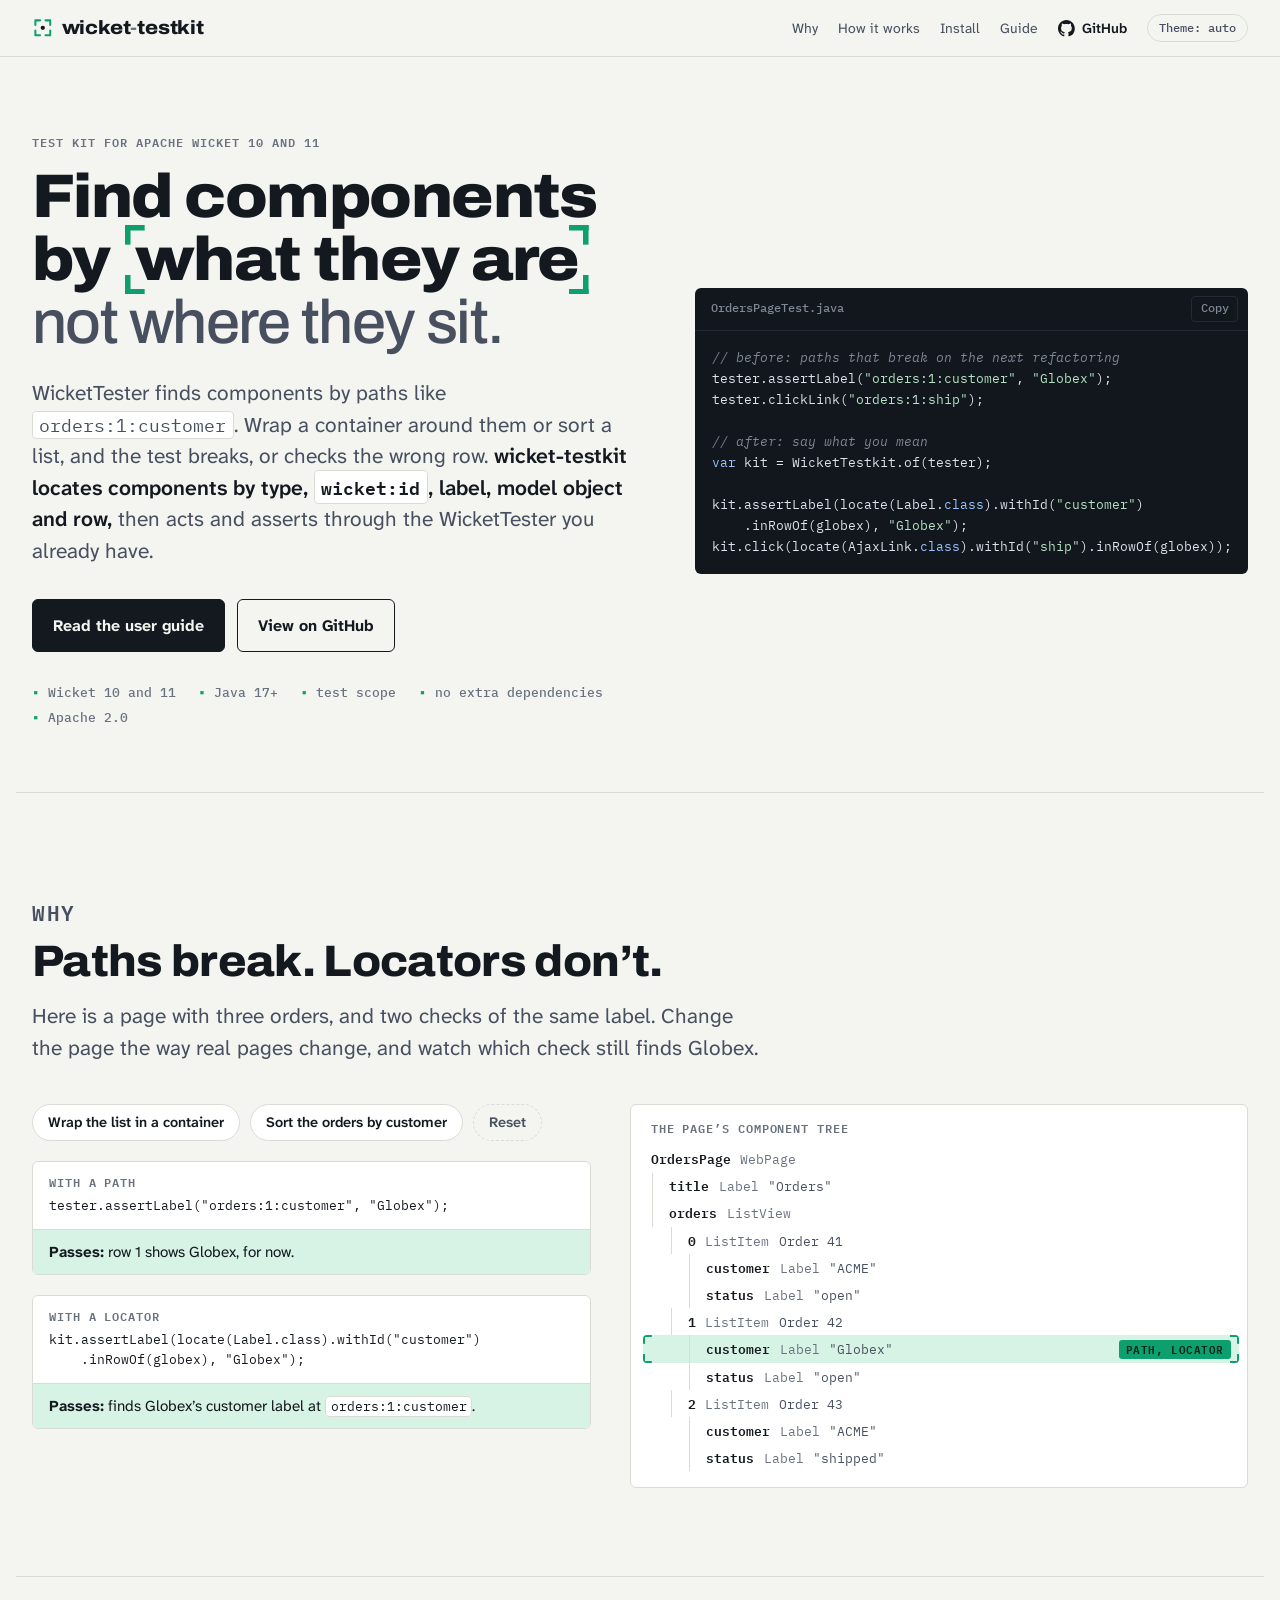
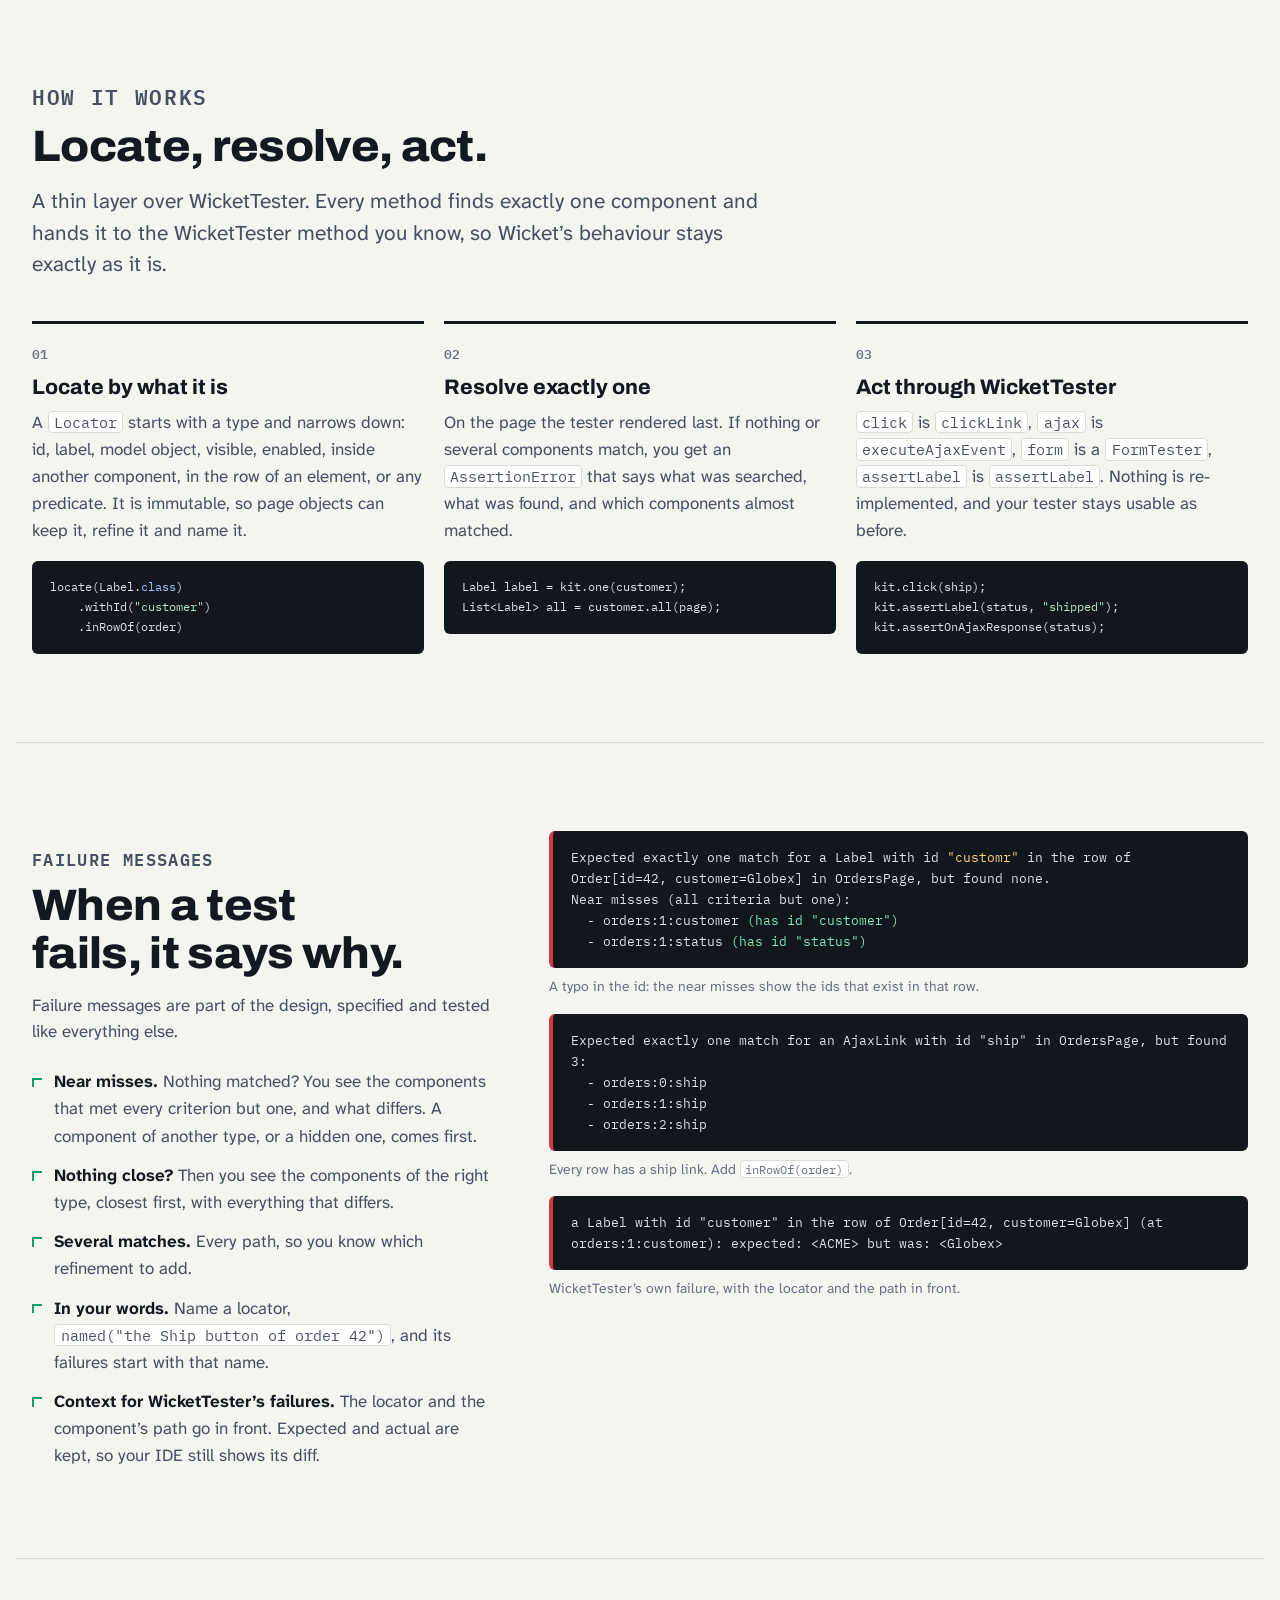
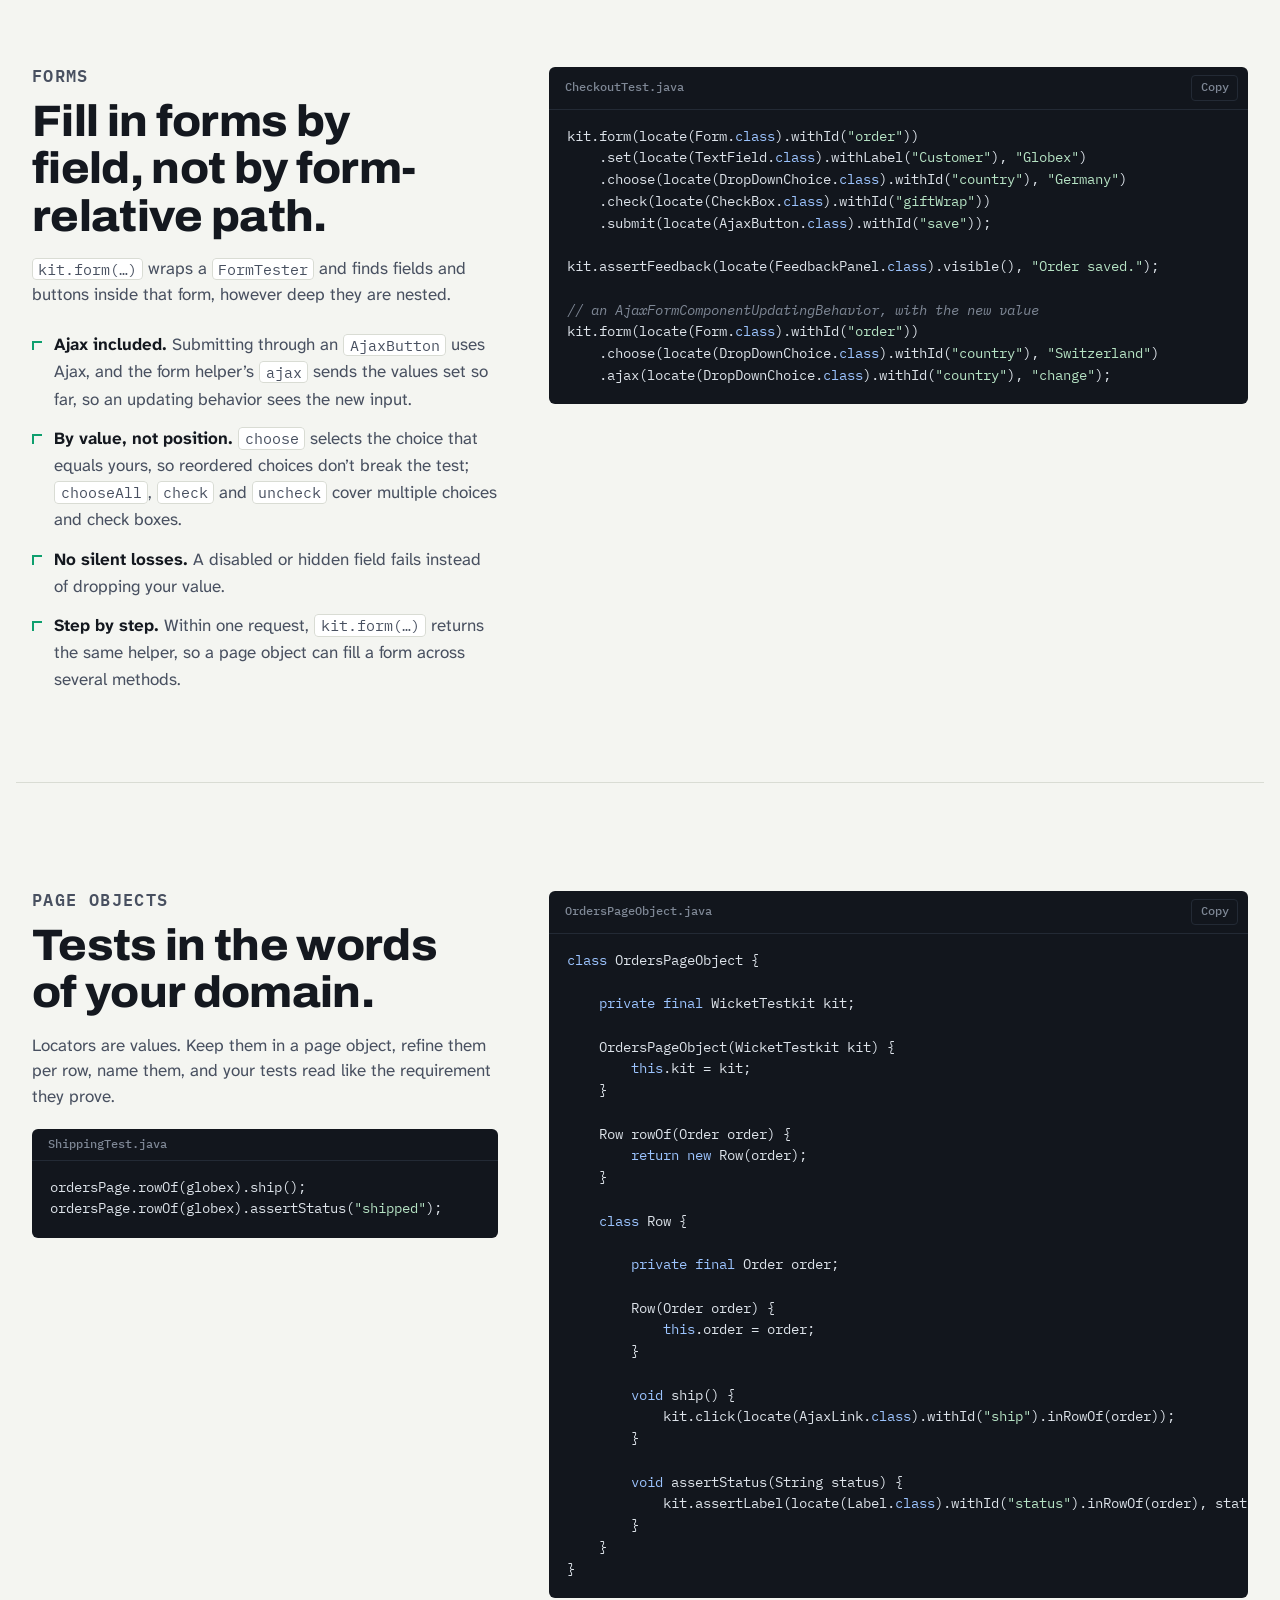
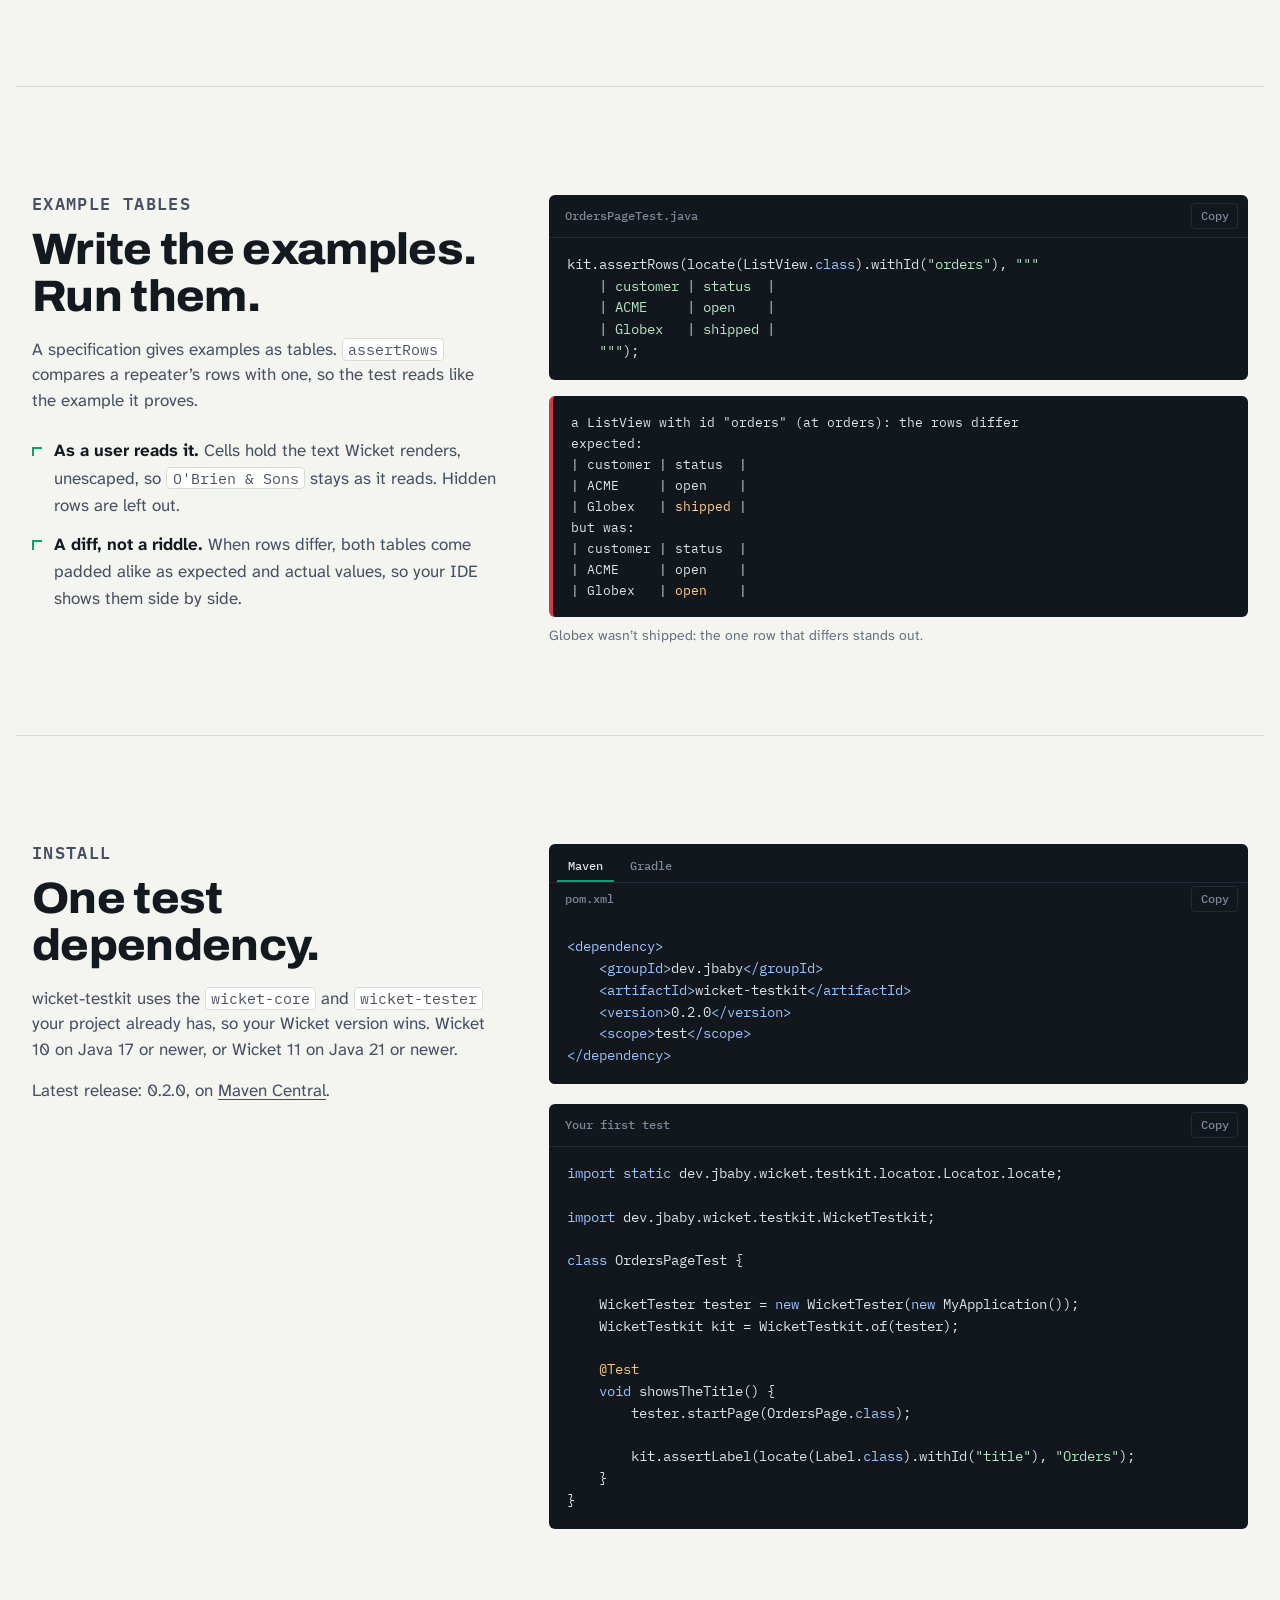
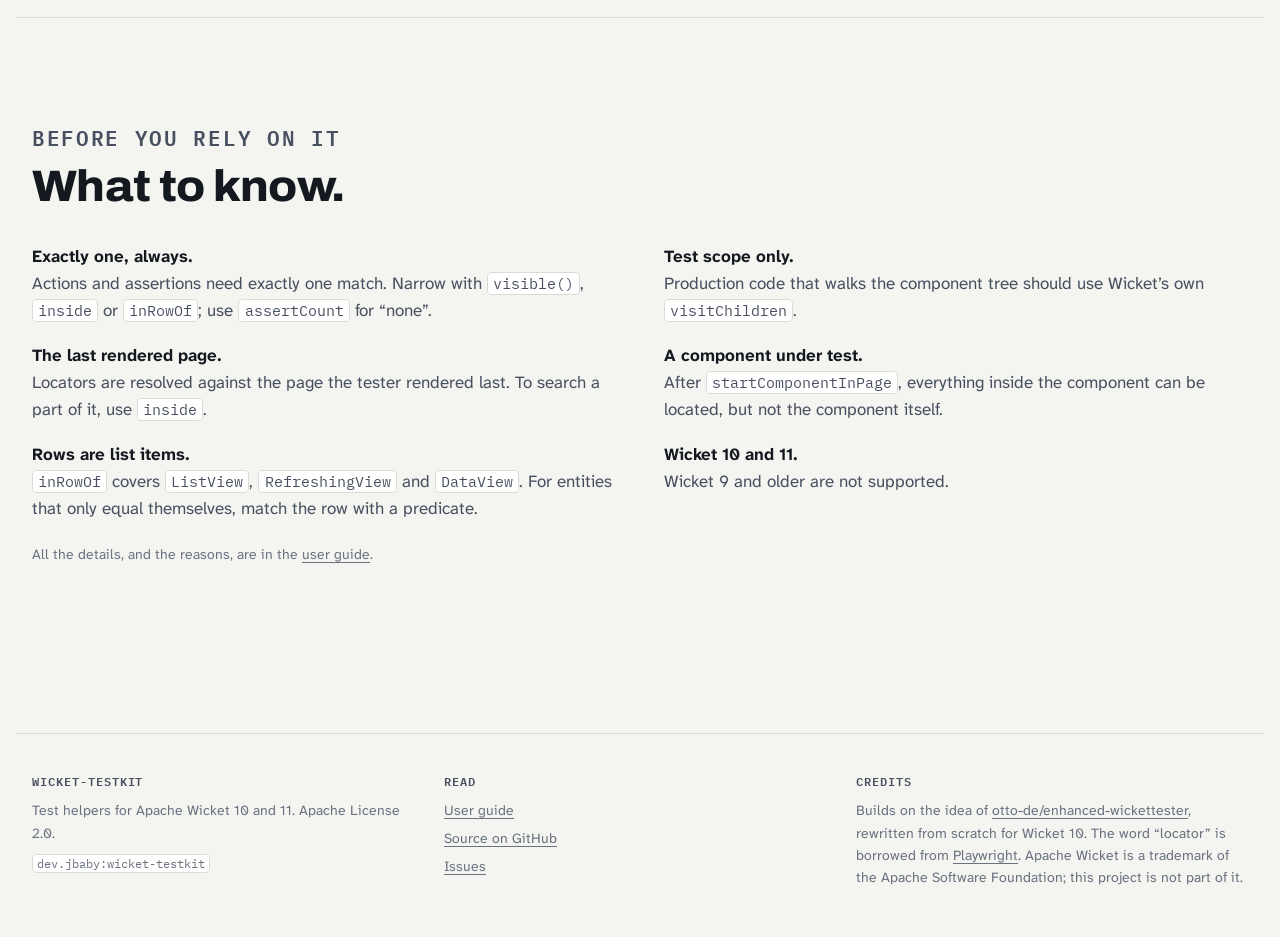
<file: site/index.html>
<!doctype html>
<html lang="en">
<head>
<meta charset="utf-8">
<meta name="viewport" content="width=device-width, initial-scale=1, viewport-fit=cover">
<title>wicket-testkit</title>
<meta name="description" content="Readable, refactoring-proof Apache Wicket tests: locate components by type, wicket:id, model object and row instead of string paths, then act and assert through your own WicketTester.">
<meta property="og:title" content="wicket-testkit">
<meta property="og:description" content="Find Wicket components by what they are, not where they sit. Test helpers for WicketTester on Wicket 10 and 11.">
<meta property="og:type" content="website">
<link rel="icon" href="data:image/svg+xml,%3Csvg xmlns='http://www.w3.org/2000/svg' viewBox='0 0 32 32'%3E%3Crect width='32' height='32' rx='7' fill='%2314181F'/%3E%3Cpath d='M8 13V8h5M19 8h5v5M24 19v5h-5M13 24H8v-5' fill='none' stroke='%233DDC97' stroke-width='2.6' stroke-linecap='round' stroke-linejoin='round'/%3E%3Ccircle cx='16' cy='16' r='2.6' fill='%23E8ECF1'/%3E%3C/svg%3E">
<script>try { var t = localStorage.getItem("wicket-testkit-theme"); if (t === "light" || t === "dark") document.documentElement.setAttribute("data-theme", t); } catch (e) {}</script>
<link rel="preconnect" href="https://fonts.googleapis.com">
<link rel="preconnect" href="https://fonts.gstatic.com" crossorigin>
<link rel="stylesheet" href="https://fonts.googleapis.com/css2?family=Archivo:wdth,wght@62..125,400..900&family=Atkinson+Hyperlegible+Next:ital,wght@0,400;0,600;0,700;1,400&family=IBM+Plex+Mono:wght@400;500;600&display=swap">
<link rel="stylesheet" href="site.css">
<style>
/* Layout: a viewfinder. The hero states the claim, the component tree below proves it: refactor the page
   and watch the string path break while the locator keeps its target in the brackets. */

section { padding-block: clamp(3rem, 7vw, 5.5rem); border-top: 1px solid var(--rule); }
.section-head { max-width: 46rem; }
.section-head h2 { font-size: var(--step-3); font-weight: 800; font-stretch: 105%; letter-spacing: -0.015em; margin-top: 0.6rem; }
.section-head p { margin-top: 1rem; color: var(--ink-2); font-size: var(--step-1); line-height: 1.5; max-width: 60ch; }

/* ---------- hero ---------- */
.hero { padding-block: clamp(2.5rem, 6vw, 5rem) clamp(2.5rem, 5vw, 4.5rem); }
.hero .wrap {
  display: grid;
  grid-template-columns: minmax(0, 1.05fr) minmax(0, 0.95fr);
  gap: clamp(2rem, 4vw, 4rem);
  align-items: center;
}
@media (max-width: 960px) { .hero .wrap { grid-template-columns: minmax(0, 1fr); } }
.hero h1 {
  font-size: clamp(2.3rem, 1.2rem + 3.3vw, 4rem);
  font-weight: 850;
  font-stretch: 108%;
  letter-spacing: -0.025em;
  line-height: 1.02;
  margin-top: 1rem;
}
.hero h1 .quiet { display: block; font-weight: 500; font-stretch: 100%; color: var(--ink-2); }
.lede { margin-top: 1.5rem; max-width: 54ch; font-size: var(--step-1); line-height: 1.5; color: var(--ink-2); }
.lede strong { color: var(--ink); font-weight: 600; }
.cta { display: flex; flex-wrap: wrap; gap: 0.75rem; margin-top: 2rem; }
.btn {
  display: inline-flex;
  align-items: center;
  gap: 0.5rem;
  font-weight: 700;
  font-size: 1rem;
  text-decoration: none;
  padding: 0.8rem 1.25rem;
  border-radius: var(--radius);
  border: 1.5px solid var(--ink);
}
.btn.primary { background: var(--ink); color: var(--paper); }
.btn.primary:hover { background: var(--hit); border-color: var(--hit); color: var(--hit-ink); text-decoration: none; }
.btn.ghost:hover { background: var(--surface); text-decoration: none; }
.facts { display: flex; flex-wrap: wrap; gap: 0.4rem 1.4rem; margin: 2rem 0 0; padding: 0; list-style: none; font: 500 0.82rem/1.4 var(--mono); color: var(--ink-3); }
.facts li::before { content: "\25AA\00A0"; color: var(--hit); }
.hero .code { margin-top: 0; }
.hero .code pre { font-size: 0.82rem; }

/* ---------- the demo ---------- */
#demo .layout {
  display: grid;
  grid-template-columns: minmax(0, 0.95fr) minmax(0, 1.05fr);
  gap: clamp(1.5rem, 3vw, 3rem);
  margin-top: 2.5rem;
  align-items: start;
}
@media (max-width: 900px) { #demo .layout { grid-template-columns: minmax(0, 1fr); } }
.changes { display: flex; flex-wrap: wrap; gap: 0.6rem; }
.changes button {
  font: 600 0.9rem/1.2 var(--body);
  color: var(--ink);
  background: var(--surface);
  border: 1.5px solid var(--rule);
  border-radius: 999px;
  padding: 0.55rem 0.95rem;
  cursor: pointer;
}
.changes button:hover { border-color: var(--ink-3); }
.changes button[aria-pressed="true"] { border-color: var(--ink); background: var(--ink); color: var(--paper); }
.changes button[data-reset] { background: none; border-style: dashed; color: var(--ink-2); }
.check {
  margin-top: 1.25rem;
  border: 1px solid var(--rule);
  background: var(--surface);
  border-radius: var(--radius);
  overflow: hidden;
}
.check .label { font: 600 0.72rem/1.3 var(--mono); letter-spacing: 0.08em; text-transform: uppercase; color: var(--ink-3); padding: 0.8rem 1rem 0; }
.check pre { margin: 0.4rem 0 0; padding: 0 1rem 0.8rem; font-size: 0.8rem; line-height: 1.55; overflow-x: auto; color: var(--ink); }
.verdict { padding: 0.7rem 1rem; font-size: 0.95rem; line-height: 1.45; border-top: 1px solid var(--rule); }
.verdict b { font-weight: 700; }
.verdict.good { background: var(--hit-soft); }
.verdict.good b { color: var(--ink); }
.verdict.bad { background: var(--miss-soft); }
.verdict.bad b { color: var(--miss); }
.verdict code { white-space: normal; overflow-wrap: anywhere; }

.tree-box { border: 1px solid var(--rule); border-radius: var(--radius); background: var(--surface); padding: 1rem 0.5rem 1rem 0.75rem; }
.tree-box .label { font: 600 0.72rem/1.3 var(--mono); letter-spacing: 0.08em; text-transform: uppercase; color: var(--ink-3); padding: 0 0.5rem 0.6rem; }
.tree { list-style: none; margin: 0; padding: 0; font: 0.84rem/1.35 var(--mono); }
.tree li {
  display: flex;
  flex-wrap: wrap;
  align-items: baseline;
  gap: 0 0.6rem;
  padding: 0.28rem 0.5rem 0.28rem calc(0.5rem + var(--depth) * 1.15rem);
  border-radius: 4px;
  position: relative;
}
.tree li::before {
  content: "";
  position: absolute;
  left: calc(var(--depth) * 1.15rem - 0.55rem);
  top: 0;
  bottom: 0;
  border-left: 1px solid var(--rule);
}
.tree li.root::before { content: none; }
.tree .id { font-weight: 600; color: var(--ink); }
.tree .type { color: var(--ink-3); }
.tree .value { color: var(--ink-2); }
.tree .tag { margin-left: auto; font: 600 0.68rem/1 var(--mono); letter-spacing: 0.05em; text-transform: uppercase; padding: 0.25rem 0.45rem; border-radius: 3px; background: var(--paper); color: var(--ink-2); }
.tree li.found {
  --corner: 0.55rem;
  --stroke: 2px;
  background:
    linear-gradient(var(--hit), var(--hit)) top left / var(--corner) var(--stroke),
    linear-gradient(var(--hit), var(--hit)) top left / var(--stroke) var(--corner),
    linear-gradient(var(--hit), var(--hit)) top right / var(--corner) var(--stroke),
    linear-gradient(var(--hit), var(--hit)) top right / var(--stroke) var(--corner),
    linear-gradient(var(--hit), var(--hit)) bottom left / var(--corner) var(--stroke),
    linear-gradient(var(--hit), var(--hit)) bottom left / var(--stroke) var(--corner),
    linear-gradient(var(--hit), var(--hit)) bottom right / var(--corner) var(--stroke),
    linear-gradient(var(--hit), var(--hit)) bottom right / var(--stroke) var(--corner),
    var(--hit-soft);
  background-repeat: no-repeat;
}
.tree li.found .tag { background: var(--hit); color: var(--hit-ink); }
.tree li.path.wrong { background: var(--miss-soft); box-shadow: inset 0 0 0 1.5px var(--miss); }
.tree li.path.wrong .tag { background: var(--miss); color: #fff; }
.tree li.added .tag { background: var(--ink); color: var(--paper); }
.demo-note { margin-top: 1rem; color: var(--ink-3); font-size: var(--step--1); }

/* ---------- how it works ---------- */
.steps { display: grid; grid-template-columns: repeat(3, minmax(0, 1fr)); gap: 1.25rem; margin: 2.5rem 0 0; padding: 0; list-style: none; counter-reset: step; }
@media (max-width: 900px) { .steps { grid-template-columns: minmax(0, 1fr); } }
.steps li { border-top: 3px solid var(--ink); padding-top: 1rem; counter-increment: step; }
.steps li::before { content: "0" counter(step); font: 600 0.8rem/1 var(--mono); color: var(--ink-3); }
.steps h3 { font-size: var(--step-1); font-weight: 750; margin-top: 0.6rem; }
.steps p { margin-top: 0.6rem; color: var(--ink-2); }
.steps .code { margin-top: 1rem; }
.steps .code pre { font-size: 0.78rem; }

/* ---------- two-column feature blocks ---------- */
.split { display: grid; grid-template-columns: minmax(0, 0.8fr) minmax(0, 1.2fr); gap: clamp(1.5rem, 4vw, 4rem); align-items: start; }
@media (max-width: 900px) { .split { grid-template-columns: minmax(0, 1fr); } }
.split .section-head p { font-size: var(--step-0); }
.points { margin: 1.5rem 0 0; padding: 0; list-style: none; display: grid; gap: 0.75rem; color: var(--ink-2); }
.points li { padding-left: 1.4rem; position: relative; }
.points li::before { content: ""; position: absolute; left: 0; top: 0.55em; width: 0.6rem; height: 0.6rem; border: 2px solid var(--hit); border-right: 0; border-bottom: 0; }
.points strong { color: var(--ink); }
.messages { display: grid; gap: 1rem; min-width: 0; }
.messages figcaption { font-size: var(--step--1); color: var(--ink-3); margin-top: 0.45rem; }
.messages figure { margin: 0; min-width: 0; }

/* ---------- install ---------- */
.tablist { display: flex; gap: 0.25rem; border-bottom: 1px solid var(--code-rule); padding: 0.4rem 0.5rem 0; }
.tablist [role=tab] {
  font: 500 0.78rem/1 var(--mono);
  color: var(--code-dim);
  background: none;
  border: 0;
  border-bottom: 2px solid transparent;
  padding: 0.55rem 0.7rem;
  cursor: pointer;
}
.tablist [role=tab][aria-selected="true"] { color: var(--code-fg); border-bottom-color: var(--hit); }
.tabbed { background: var(--code-bg); border-radius: var(--radius); overflow: hidden; margin-top: 1.25rem; }
.tabbed .code { margin-top: 0; border-radius: 0; }
.tabbed .code .bar { border-bottom: 0; padding-top: 0.2rem; }
.status-note { margin-top: 1rem; color: var(--ink-3); font-size: var(--step--1); }

/* ---------- limits ---------- */
.limits { columns: 2 22rem; column-gap: 3rem; margin: 2rem 0 0; padding: 0; list-style: none; }
.limits li { break-inside: avoid; margin-bottom: 1.1rem; color: var(--ink-2); }
.limits strong { color: var(--ink); display: block; }
</style>
</head>
<body>

<header class="top">
  <div class="wrap">
    <a class="mark" href="./" aria-label="wicket-testkit home">
      <svg viewBox="0 0 32 32" aria-hidden="true"><path d="M5 12V5h7M20 5h7v7M27 20v7h-7M12 27H5v-7" fill="none" stroke="var(--hit)" stroke-width="3" stroke-linecap="round" stroke-linejoin="round"/><circle cx="16" cy="16" r="3.2" fill="currentColor"/></svg>
      <span>wicket<span class="dim">-</span>testkit</span>
    </a>
    <nav class="nav" aria-label="Site">
      <a class="sec" href="#demo">Why</a>
      <a class="sec" href="#how">How it works</a>
      <a class="sec" href="#install">Install</a>
      <a href="guide.html">Guide</a>
      <a class="gh" href="https://github.com/danielbartl/wicket-testkit"><svg viewBox="0 0 16 16" aria-hidden="true"><path fill="currentColor" d="M8 0C3.58 0 0 3.58 0 8c0 3.54 2.29 6.53 5.47 7.59.4.07.55-.17.55-.38 0-.19-.01-.82-.01-1.49-2.01.37-2.53-.49-2.69-.94-.09-.23-.48-.94-.82-1.13-.28-.15-.68-.52-.01-.53.63-.01 1.08.58 1.23.82.72 1.21 1.87.87 2.33.66.07-.52.28-.87.51-1.07-1.78-.2-3.64-.89-3.64-3.95 0-.87.31-1.59.82-2.15-.08-.2-.36-1.02.08-2.12 0 0 .67-.21 2.2.82.64-.18 1.32-.27 2-.27.68 0 1.36.09 2 .27 1.53-1.04 2.2-.82 2.2-.82.44 1.1.16 1.92.08 2.12.51.56.82 1.27.82 2.15 0 3.07-1.87 3.75-3.65 3.95.29.25.54.73.54 1.48 0 1.07-.01 1.93-.01 2.2 0 .21.15.46.55.38A8.013 8.013 0 0016 8c0-4.42-3.58-8-8-8z"/></svg><span class="t">GitHub</span></a>
      <button class="theme-btn" type="button"><span class="lbl">Theme: </span>auto</button>
    </nav>
  </div>
</header>

<main>
  <div class="hero">
    <div class="wrap">
      <div>
        <p class="eyebrow">Test kit for Apache Wicket 10 and 11</p>
        <h1>Find components by <span class="target">what they are</span><span class="quiet">not where they sit.</span></h1>
        <p class="lede">WicketTester finds components by paths like <code>orders:1:customer</code>. Wrap a container
          around them or sort a list, and the test breaks, or checks the wrong row. <strong>wicket-testkit locates
          components by type, <code>wicket:id</code>, label, model object and row,</strong> then acts and asserts through the
          WicketTester you already have.</p>
        <div class="cta">
          <a class="btn primary" href="guide.html">Read the user guide</a>
          <a class="btn ghost" href="https://github.com/danielbartl/wicket-testkit">View on GitHub</a>
        </div>
        <ul class="facts">
          <li>Wicket 10 and 11</li>
          <li>Java 17+</li>
          <li>test scope</li>
          <li>no extra dependencies</li>
          <li>Apache 2.0</li>
        </ul>
      </div>
      <div class="code">
        <div class="bar"><span class="name">OrdersPageTest.java</span><button class="copy" type="button">Copy</button></div>
        <pre><code data-lang="java">// before: paths that break on the next refactoring
tester.assertLabel("orders:1:customer", "Globex");
tester.clickLink("orders:1:ship");

// after: say what you mean
var kit = WicketTestkit.of(tester);

kit.assertLabel(locate(Label.class).withId("customer")
    .inRowOf(globex), "Globex");
kit.click(locate(AjaxLink.class).withId("ship").inRowOf(globex));</code></pre>
      </div>
    </div>
  </div>

  <section id="demo" aria-labelledby="demo-title">
    <div class="wrap">
      <div class="section-head">
        <p class="eyebrow">Why</p>
        <h2 id="demo-title">Paths break. Locators don&#8217;t.</h2>
        <p>Here is a page with three orders, and two checks of the same label. Change the page the way real pages
          change, and watch which check still finds Globex.</p>
      </div>
      <div class="layout">
        <div>
          <div class="changes" role="group" aria-label="Change the page">
            <button type="button" data-change="wrapped" aria-pressed="false">Wrap the list in a container</button>
            <button type="button" data-change="sorted" aria-pressed="false">Sort the orders by customer</button>
            <button type="button" data-reset>Reset</button>
          </div>
          <div class="check">
            <p class="label">With a path</p>
            <pre><code>tester.assertLabel("orders:1:customer", "Globex");</code></pre>
            <p class="verdict good" data-verdict="path" aria-live="polite"><b>Passes:</b> row 1 shows Globex, for now.</p>
          </div>
          <div class="check">
            <p class="label">With a locator</p>
            <pre><code>kit.assertLabel(locate(Label.class).withId("customer")
    .inRowOf(globex), "Globex");</code></pre>
            <p class="verdict good" data-verdict="locator" aria-live="polite"><b>Passes:</b> finds Globex&#8217;s customer label at <code>orders:1:customer</code>.</p>
          </div>
        </div>
        <div class="tree-box">
          <p class="label">The page&#8217;s component tree</p>
          <ul class="tree" aria-label="Component tree of OrdersPage"></ul>
          <noscript><p class="demo-note">The tree needs JavaScript. Without it: wrapping the list makes the path
            <code>orders:1:customer</code> point nowhere, sorting makes it point at an ACME order, and the locator
            finds Globex either way.</p></noscript>
        </div>
      </div>
    </div>
  </section>

  <section id="how" aria-labelledby="how-title">
    <div class="wrap">
      <div class="section-head">
        <p class="eyebrow">How it works</p>
        <h2 id="how-title">Locate, resolve, act.</h2>
        <p>A thin layer over WicketTester. Every method finds exactly one component and hands it to the WicketTester
          method you know, so Wicket&#8217;s behaviour stays exactly as it is.</p>
      </div>
      <ol class="steps">
        <li>
          <h3>Locate by what it is</h3>
          <p>A <code>Locator</code> starts with a type and narrows down: id, label, model object, visible, enabled,
            inside another component, in the row of an element, or any predicate. It is immutable, so page objects can
            keep it, refine it and name it.</p>
          <div class="code"><pre><code data-lang="java">locate(Label.class)
    .withId("customer")
    .inRowOf(order)</code></pre></div>
        </li>
        <li>
          <h3>Resolve exactly one</h3>
          <p>On the page the tester rendered last. If nothing or several components match, you get an
            <code>AssertionError</code> that says what was searched, what was found, and which components almost
            matched.</p>
          <div class="code"><pre><code data-lang="java">Label label = kit.one(customer);
List&lt;Label&gt; all = customer.all(page);</code></pre></div>
        </li>
        <li>
          <h3>Act through WicketTester</h3>
          <p><code>click</code> is <code>clickLink</code>, <code>ajax</code> is <code>executeAjaxEvent</code>,
            <code>form</code> is a <code>FormTester</code>, <code>assertLabel</code> is <code>assertLabel</code>.
            Nothing is re-implemented, and your tester stays usable as before.</p>
          <div class="code"><pre><code data-lang="java">kit.click(ship);
kit.assertLabel(status, "shipped");
kit.assertOnAjaxResponse(status);</code></pre></div>
        </li>
      </ol>
    </div>
  </section>

  <section id="messages" aria-labelledby="messages-title">
    <div class="wrap split">
      <div class="section-head">
        <p class="eyebrow">Failure messages</p>
        <h2 id="messages-title">When a test fails, it says why.</h2>
        <p>Failure messages are part of the design, specified and tested like everything else.</p>
        <ul class="points">
          <li><strong>Near misses.</strong> Nothing matched? You see the components that met every criterion but one,
            and what differs. A component of another type, or a hidden one, comes first.</li>
          <li><strong>Nothing close?</strong> Then you see the components of the right type, closest first, with
            everything that differs.</li>
          <li><strong>Several matches.</strong> Every path, so you know which refinement to add.</li>
          <li><strong>In your words.</strong> Name a locator, <code>named("the Ship button of order 42")</code>, and its
            failures start with that name.</li>
          <li><strong>Context for WicketTester&#8217;s failures.</strong> The locator and the component&#8217;s path go in
            front. Expected and actual are kept, so your IDE still shows its diff.</li>
        </ul>
      </div>
      <div class="messages">
        <figure>
          <div class="message"><pre>Expected exactly one match for a Label with id <span class="em">"customr"</span> in the row of Order[id=42, customer=Globex] in OrdersPage, but found none.
Near misses (all criteria but one):
  - orders:1:customer <span class="ok">(has id "customer")</span>
  - orders:1:status <span class="ok">(has id "status")</span></pre></div>
          <figcaption>A typo in the id: the near misses show the ids that exist in that row.</figcaption>
        </figure>
        <figure>
          <div class="message"><pre>Expected exactly one match for an AjaxLink with id "ship" in OrdersPage, but found 3:
  - orders:0:ship
  - orders:1:ship
  - orders:2:ship</pre></div>
          <figcaption>Every row has a ship link. Add <code>inRowOf(order)</code>.</figcaption>
        </figure>
        <figure>
          <div class="message"><pre>a Label with id "customer" in the row of Order[id=42, customer=Globex] (at orders:1:customer): expected: &lt;ACME&gt; but was: &lt;Globex&gt;</pre></div>
          <figcaption>WicketTester&#8217;s own failure, with the locator and the path in front.</figcaption>
        </figure>
      </div>
    </div>
  </section>

  <section id="forms" aria-labelledby="forms-title">
    <div class="wrap split">
      <div class="section-head">
        <p class="eyebrow">Forms</p>
        <h2 id="forms-title">Fill in forms by field, not by form-relative path.</h2>
        <p><code>kit.form(…)</code> wraps a <code>FormTester</code> and finds fields and buttons inside that form,
          however deep they are nested.</p>
        <ul class="points">
          <li><strong>Ajax included.</strong> Submitting through an <code>AjaxButton</code> uses Ajax, and the form
            helper&#8217;s <code>ajax</code> sends the values set so far, so an updating behavior sees the new
            input.</li>
          <li><strong>By value, not position.</strong> <code>choose</code> selects the choice that equals yours, so
            reordered choices don&#8217;t break the test; <code>chooseAll</code>, <code>check</code> and
            <code>uncheck</code> cover multiple choices and check boxes.</li>
          <li><strong>No silent losses.</strong> A disabled or hidden field fails instead of dropping your value.</li>
          <li><strong>Step by step.</strong> Within one request, <code>kit.form(…)</code> returns the same helper, so a
            page object can fill a form across several methods.</li>
        </ul>
      </div>
      <div class="code">
        <div class="bar"><span class="name">CheckoutTest.java</span><button class="copy" type="button">Copy</button></div>
        <pre><code data-lang="java">kit.form(locate(Form.class).withId("order"))
    .set(locate(TextField.class).withLabel("Customer"), "Globex")
    .choose(locate(DropDownChoice.class).withId("country"), "Germany")
    .check(locate(CheckBox.class).withId("giftWrap"))
    .submit(locate(AjaxButton.class).withId("save"));

kit.assertFeedback(locate(FeedbackPanel.class).visible(), "Order saved.");

// an AjaxFormComponentUpdatingBehavior, with the new value
kit.form(locate(Form.class).withId("order"))
    .choose(locate(DropDownChoice.class).withId("country"), "Switzerland")
    .ajax(locate(DropDownChoice.class).withId("country"), "change");</code></pre>
      </div>
    </div>
  </section>

  <section id="page-objects" aria-labelledby="po-title">
    <div class="wrap split">
      <div class="section-head">
        <p class="eyebrow">Page objects</p>
        <h2 id="po-title">Tests in the words of your domain.</h2>
        <p>Locators are values. Keep them in a page object, refine them per row, name them, and your tests read
          like the requirement they prove.</p>
        <div class="code">
          <div class="bar"><span class="name">ShippingTest.java</span></div>
          <pre><code data-lang="java">ordersPage.rowOf(globex).ship();
ordersPage.rowOf(globex).assertStatus("shipped");</code></pre>
        </div>
      </div>
      <div class="code">
        <div class="bar"><span class="name">OrdersPageObject.java</span><button class="copy" type="button">Copy</button></div>
        <pre><code data-lang="java">class OrdersPageObject {

    private final WicketTestkit kit;

    OrdersPageObject(WicketTestkit kit) {
        this.kit = kit;
    }

    Row rowOf(Order order) {
        return new Row(order);
    }

    class Row {

        private final Order order;

        Row(Order order) {
            this.order = order;
        }

        void ship() {
            kit.click(locate(AjaxLink.class).withId("ship").inRowOf(order));
        }

        void assertStatus(String status) {
            kit.assertLabel(locate(Label.class).withId("status").inRowOf(order), status);
        }
    }
}</code></pre>
      </div>
    </div>
  </section>

  <section id="tables" aria-labelledby="tables-title">
    <div class="wrap split">
      <div class="section-head">
        <p class="eyebrow">Example tables</p>
        <h2 id="tables-title">Write the examples. Run them.</h2>
        <p>A specification gives examples as tables. <code>assertRows</code> compares a repeater&#8217;s rows with one,
          so the test reads like the example it proves.</p>
        <ul class="points">
          <li><strong>As a user reads it.</strong> Cells hold the text Wicket renders, unescaped, so
            <code>O'Brien &amp; Sons</code> stays as it reads. Hidden rows are left out.</li>
          <li><strong>A diff, not a riddle.</strong> When rows differ, both tables come padded alike as expected and
            actual values, so your IDE shows them side by side.</li>
        </ul>
      </div>
      <div class="messages">
        <div class="code">
          <div class="bar"><span class="name">OrdersPageTest.java</span><button class="copy" type="button">Copy</button></div>
          <pre><code data-lang="java">kit.assertRows(locate(ListView.class).withId("orders"), """
    | customer | status  |
    | ACME     | open    |
    | Globex   | shipped |
    """);</code></pre>
        </div>
        <figure>
          <div class="message"><pre>a ListView with id "orders" (at orders): the rows differ
expected:
| customer | status  |
| ACME     | open    |
| Globex   | <span class="em">shipped</span> |
but was:
| customer | status  |
| ACME     | open    |
| Globex   | <span class="em">open   </span> |</pre></div>
          <figcaption>Globex wasn&#8217;t shipped: the one row that differs stands out.</figcaption>
        </figure>
      </div>
    </div>
  </section>

  <section id="install" aria-labelledby="install-title">
    <div class="wrap split install">
      <div class="section-head">
        <p class="eyebrow">Install</p>
        <h2 id="install-title">One test dependency.</h2>
        <p>wicket-testkit uses the <code>wicket-core</code> and <code>wicket-tester</code> your project already has,
          so your Wicket version wins. Wicket 10 on Java 17 or newer, or Wicket 11 on Java 21 or newer.</p>
        <p class="status-note">Latest release: 0.2.0, on
          <a href="https://central.sonatype.com/artifact/dev.jbaby/wicket-testkit">Maven Central</a>.</p>
      </div>
      <div>
        <div class="tabbed" data-tabs>
          <div class="tablist" role="tablist" aria-label="Build tool">
            <button role="tab" id="tab-maven" aria-controls="panel-maven" aria-selected="true">Maven</button>
            <button role="tab" id="tab-gradle" aria-controls="panel-gradle" aria-selected="false" tabindex="-1">Gradle</button>
          </div>
          <div id="panel-maven" role="tabpanel" aria-labelledby="tab-maven">
            <div class="code">
              <div class="bar"><span class="name">pom.xml</span><button class="copy" type="button">Copy</button></div>
              <pre><code data-lang="xml">&lt;dependency&gt;
    &lt;groupId&gt;dev.jbaby&lt;/groupId&gt;
    &lt;artifactId&gt;wicket-testkit&lt;/artifactId&gt;
    &lt;version&gt;0.2.0&lt;/version&gt;
    &lt;scope&gt;test&lt;/scope&gt;
&lt;/dependency&gt;</code></pre>
            </div>
          </div>
          <div id="panel-gradle" role="tabpanel" aria-labelledby="tab-gradle" hidden>
            <div class="code">
              <div class="bar"><span class="name">build.gradle.kts</span><button class="copy" type="button">Copy</button></div>
              <pre><code data-lang="kotlin">testImplementation("dev.jbaby:wicket-testkit:0.2.0")</code></pre>
            </div>
          </div>
        </div>
        <div class="code">
          <div class="bar"><span class="name">Your first test</span><button class="copy" type="button">Copy</button></div>
          <pre><code data-lang="java">import static dev.jbaby.wicket.testkit.locator.Locator.locate;

import dev.jbaby.wicket.testkit.WicketTestkit;

class OrdersPageTest {

    WicketTester tester = new WicketTester(new MyApplication());
    WicketTestkit kit = WicketTestkit.of(tester);

    @Test
    void showsTheTitle() {
        tester.startPage(OrdersPage.class);

        kit.assertLabel(locate(Label.class).withId("title"), "Orders");
    }
}</code></pre>
        </div>
      </div>
    </div>
  </section>

  <section id="limits" aria-labelledby="limits-title">
    <div class="wrap">
      <div class="section-head">
        <p class="eyebrow">Before you rely on it</p>
        <h2 id="limits-title">What to know.</h2>
      </div>
      <ul class="limits">
        <li><strong>Exactly one, always.</strong> Actions and assertions need exactly one match. Narrow with
          <code>visible()</code>, <code>inside</code> or <code>inRowOf</code>; use <code>assertCount</code> for
          &#8220;none&#8221;.</li>
        <li><strong>The last rendered page.</strong> Locators are resolved against the page the tester rendered last.
          To search a part of it, use <code>inside</code>.</li>
        <li><strong>Rows are list items.</strong> <code>inRowOf</code> covers <code>ListView</code>,
          <code>RefreshingView</code> and <code>DataView</code>. For entities that only equal themselves, match the
          row with a predicate.</li>
        <li><strong>Test scope only.</strong> Production code that walks the component tree should use Wicket&#8217;s
          own <code>visitChildren</code>.</li>
        <li><strong>A component under test.</strong> After <code>startComponentInPage</code>, everything inside the
          component can be located, but not the component itself.</li>
        <li><strong>Wicket 10 and 11.</strong> Wicket 9 and older are not supported.</li>
      </ul>
      <p class="demo-note">All the details, and the reasons, are in the <a href="guide.html#limits">user guide</a>.</p>
    </div>
  </section>
</main>

<footer>
  <div class="wrap">
    <div>
      <h2>wicket-testkit</h2>
      <p>Test helpers for Apache Wicket 10 and 11. Apache License 2.0.</p>
      <p><code>dev.jbaby:wicket-testkit</code></p>
    </div>
    <div>
      <h2>Read</h2>
      <ul>
        <li><a href="guide.html">User guide</a></li>
        <li><a href="https://github.com/danielbartl/wicket-testkit">Source on GitHub</a></li>
        <li><a href="https://github.com/danielbartl/wicket-testkit/issues">Issues</a></li>
      </ul>
    </div>
    <div>
      <h2>Credits</h2>
      <p>Builds on the idea of <a href="https://github.com/otto-de/enhanced-wickettester">otto-de/enhanced-wickettester</a>,
        rewritten from scratch for Wicket 10. The word &#8220;locator&#8221; is borrowed from
        <a href="https://playwright.dev/">Playwright</a>. Apache Wicket is a trademark of the Apache Software
        Foundation; this project is not part of it.</p>
    </div>
  </div>
</footer>

<script src="site.js"></script>
</body>
</html>
</file>
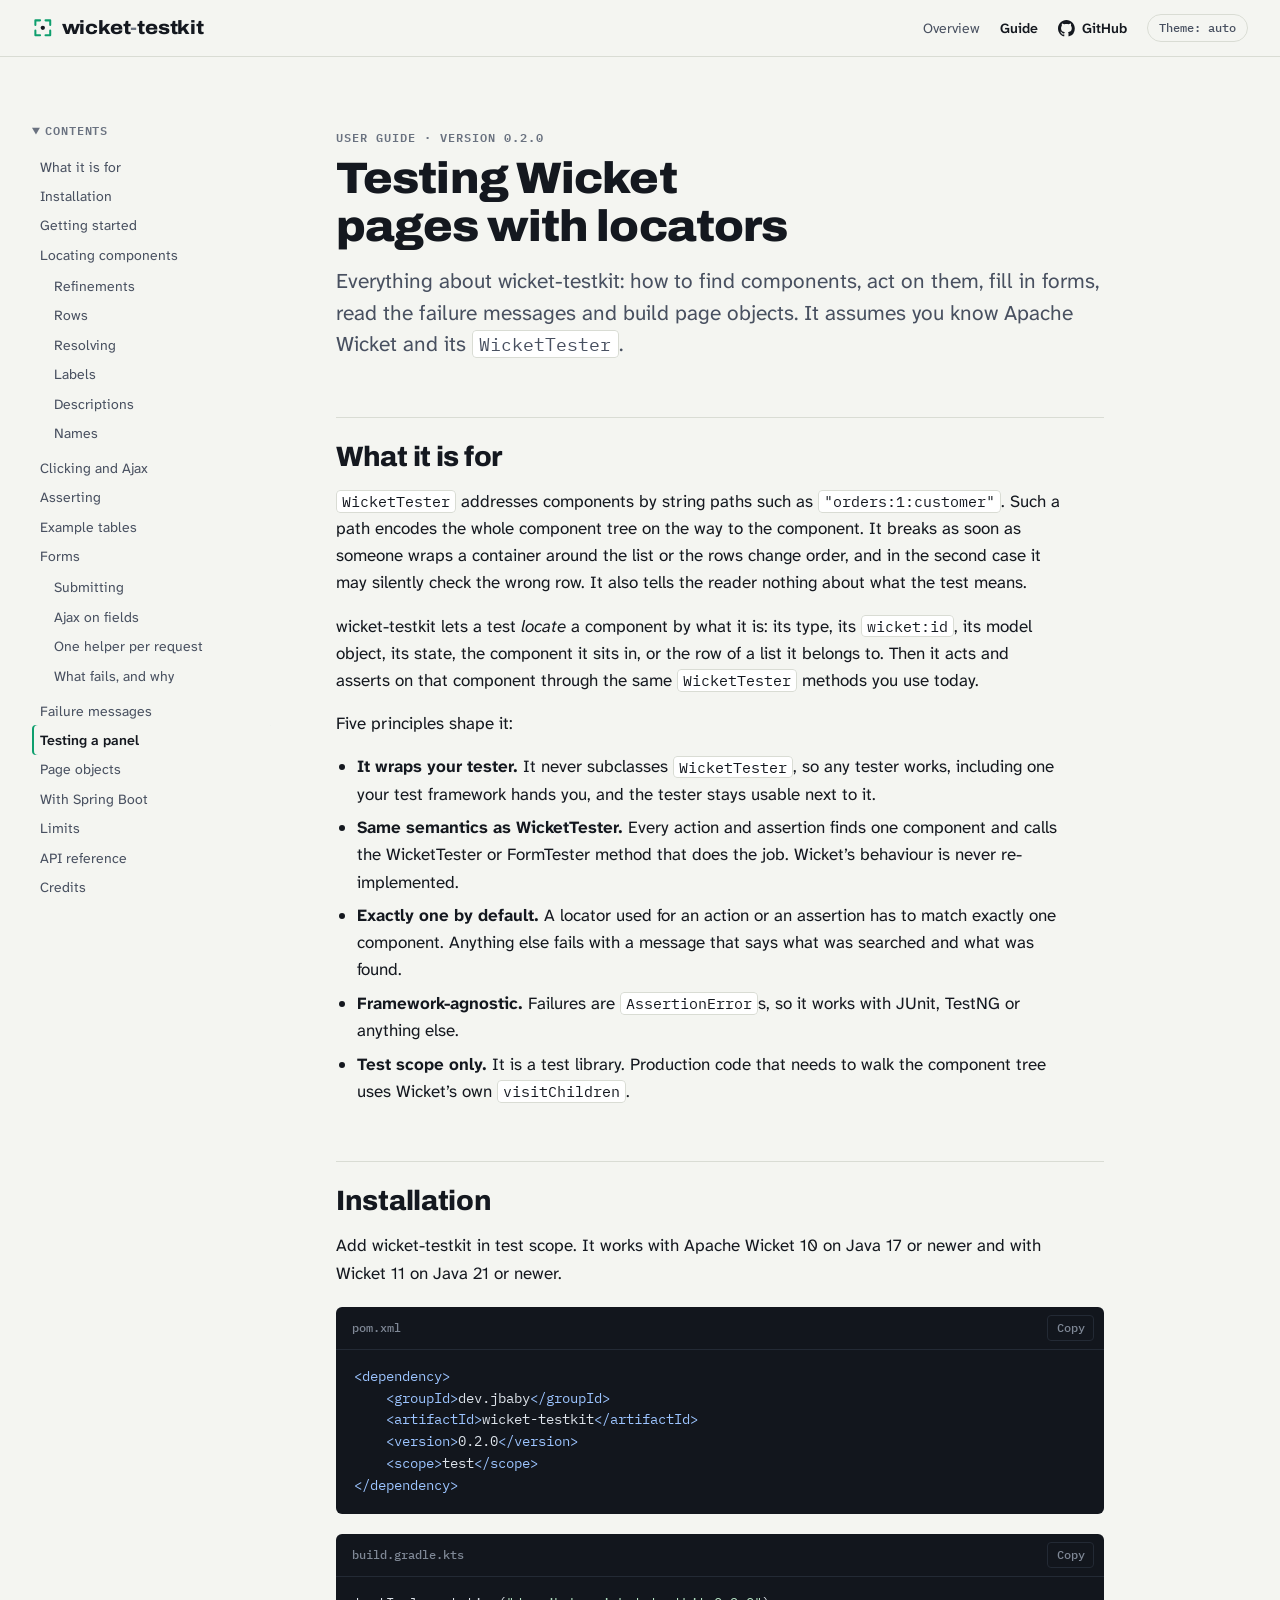
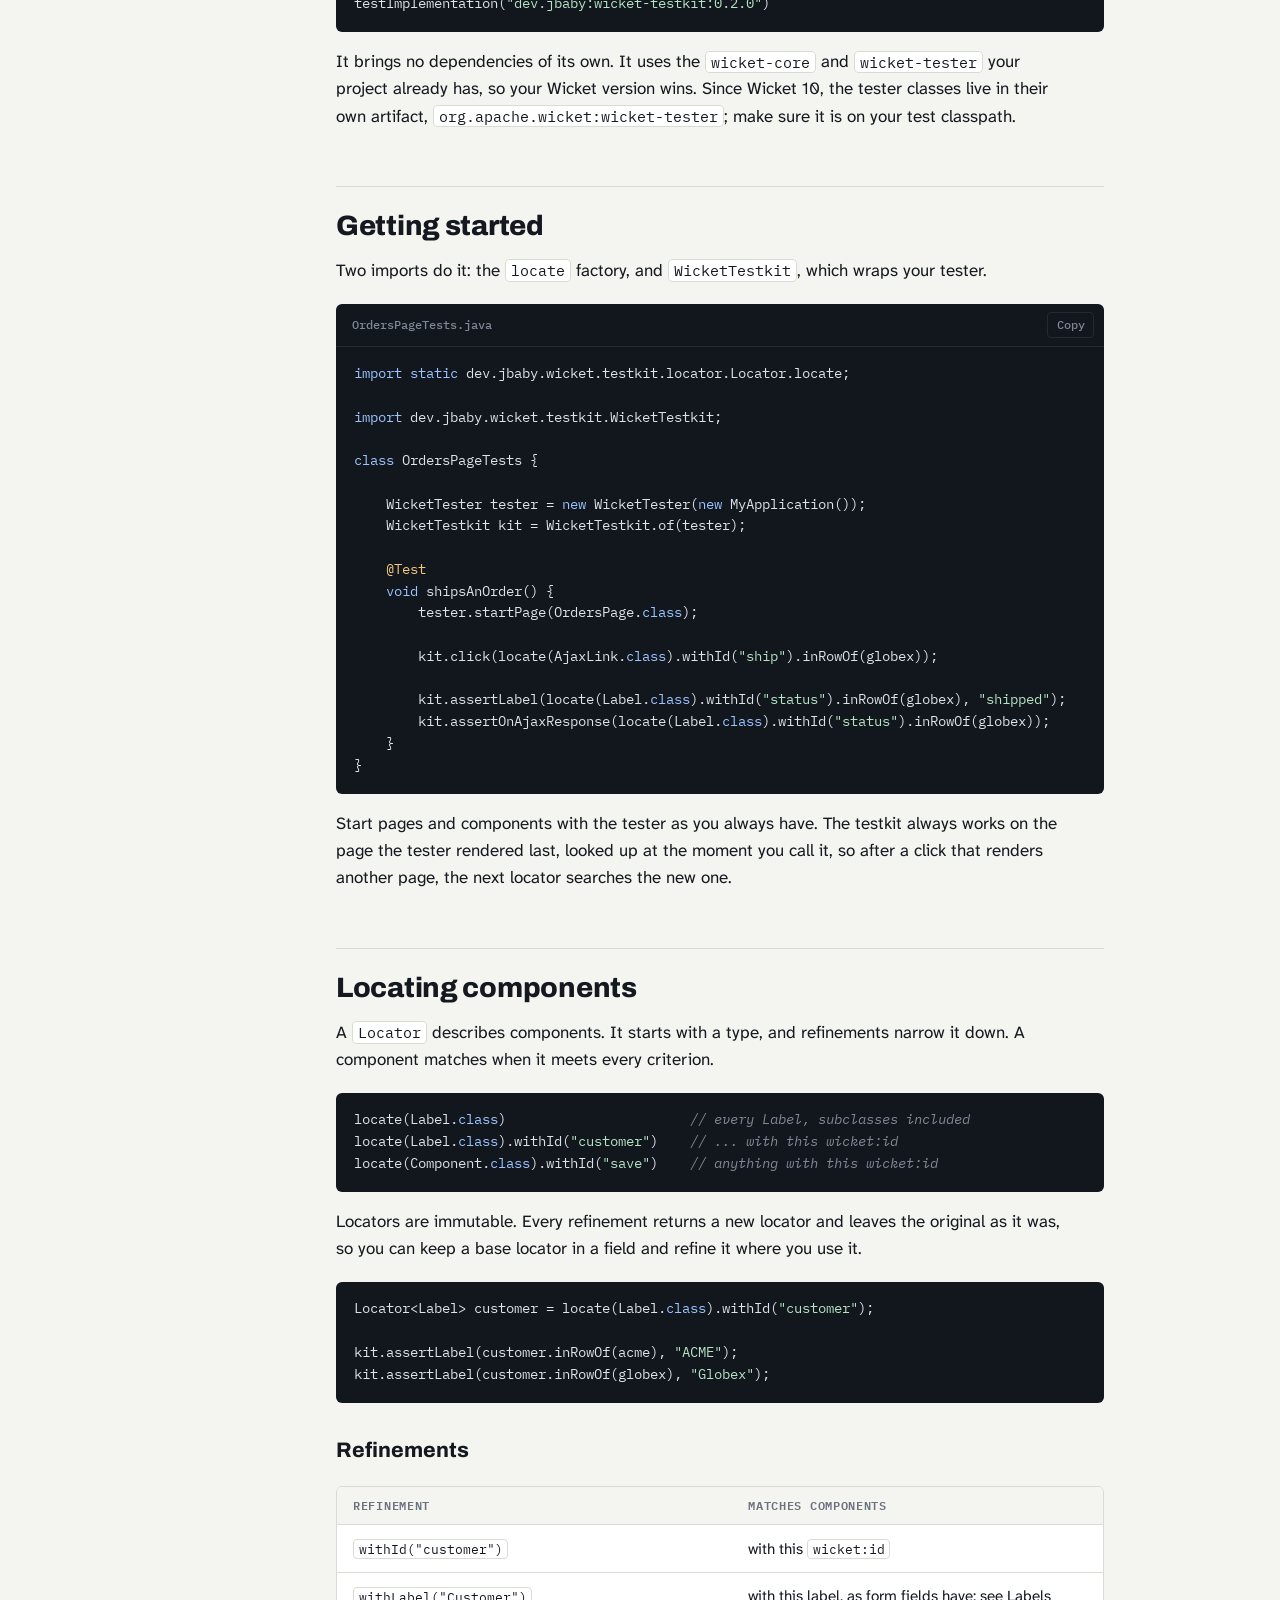
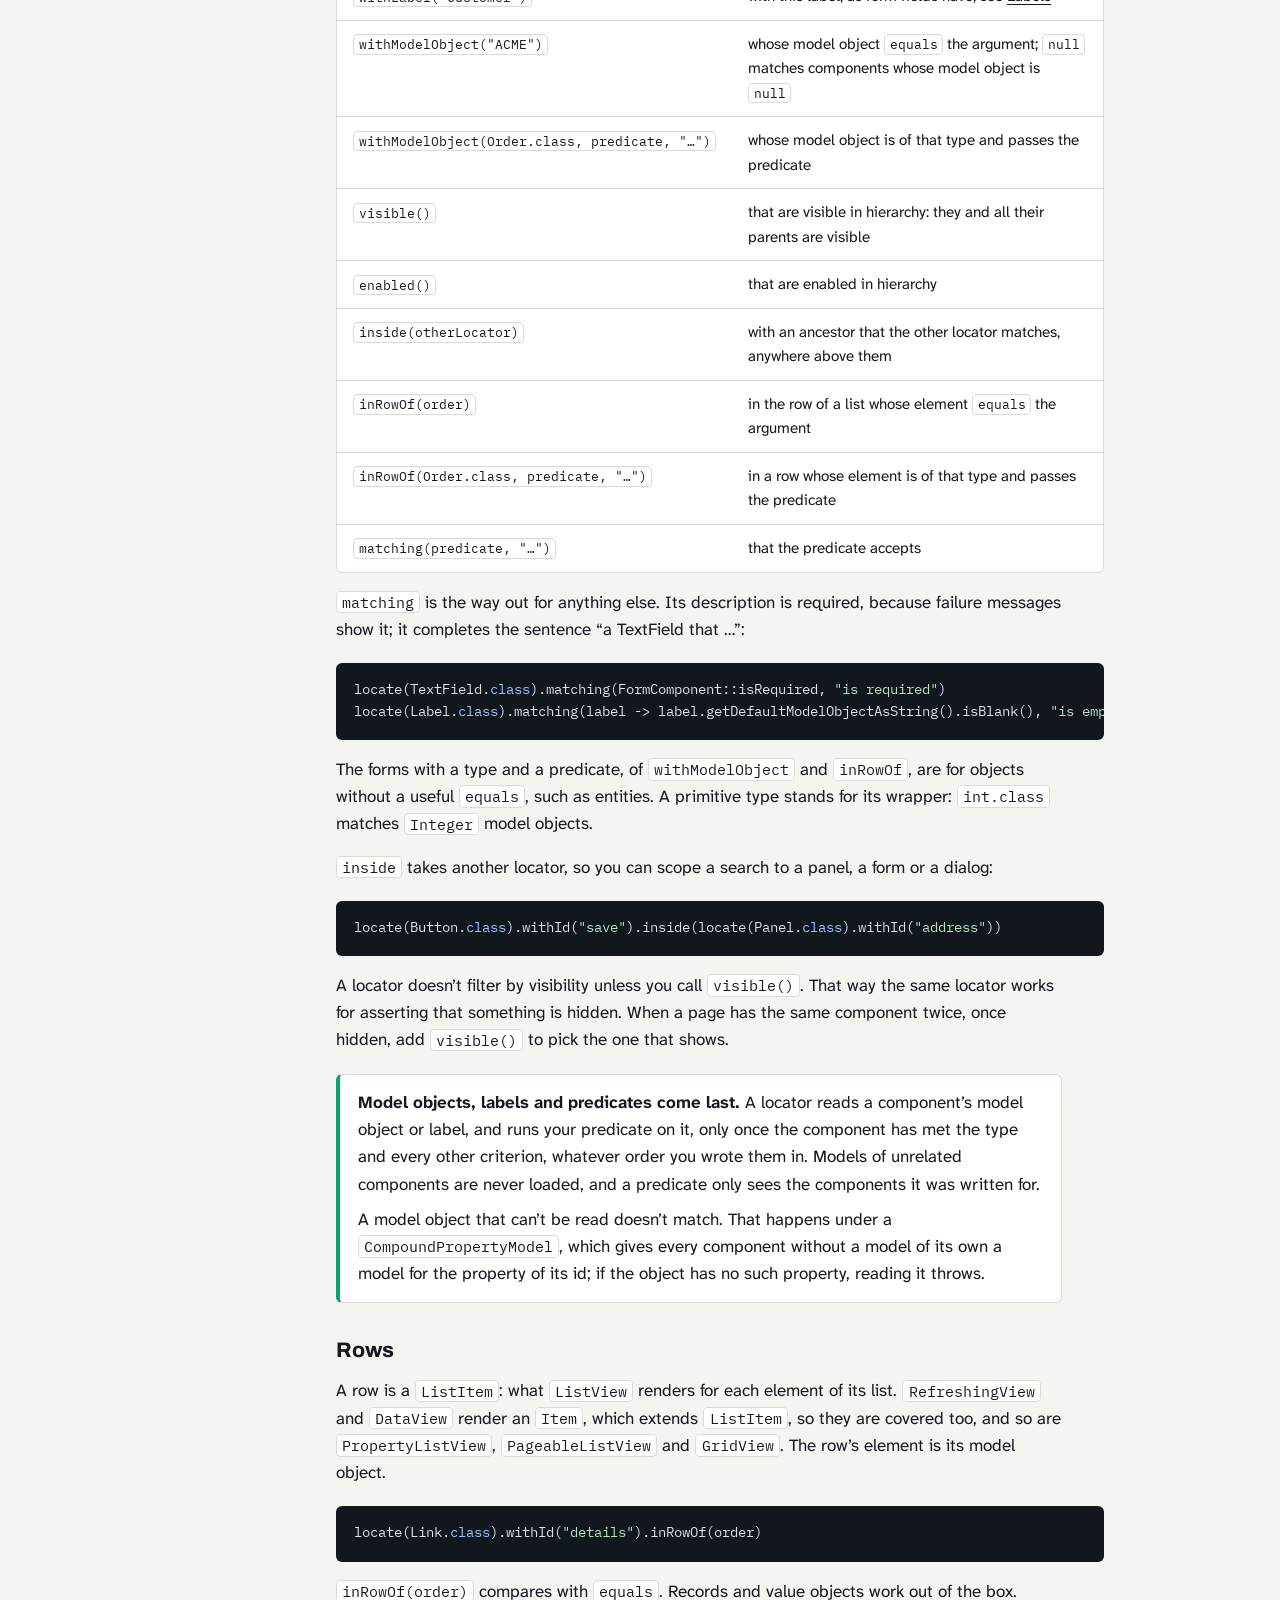
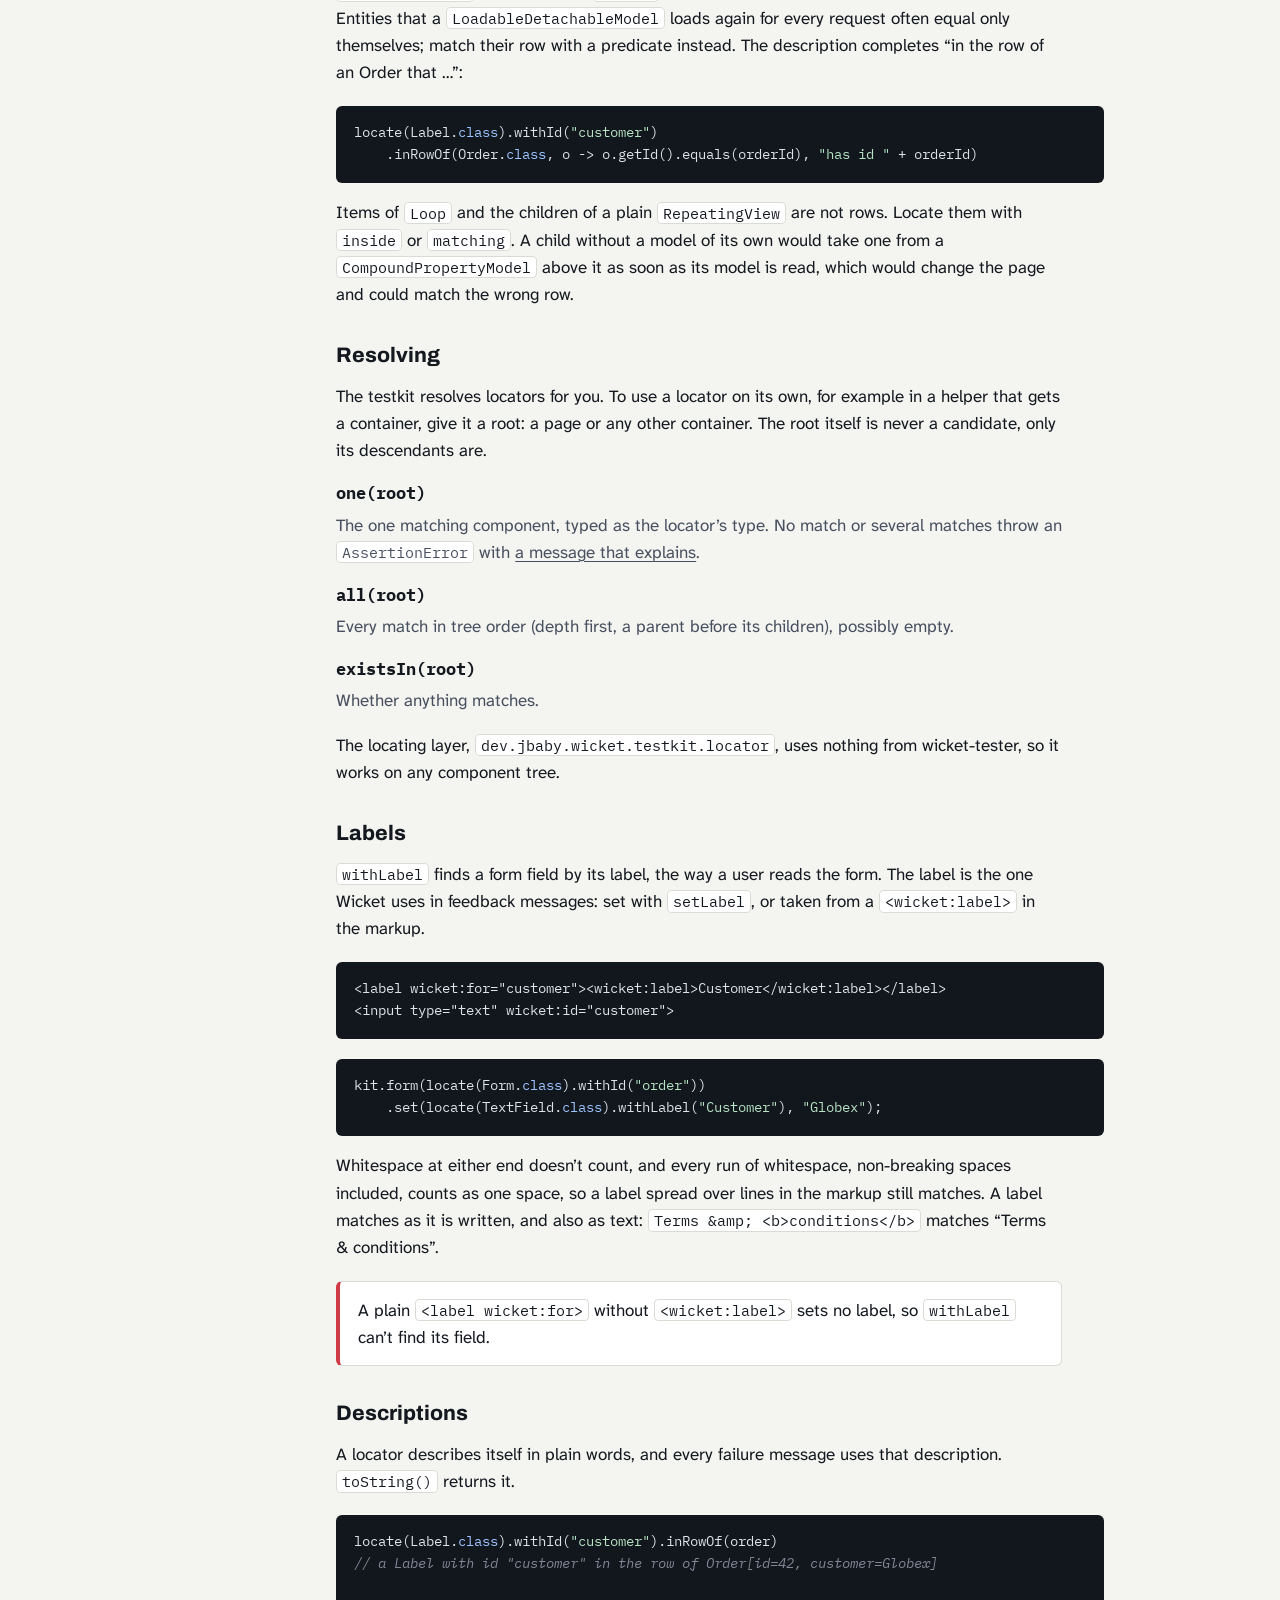
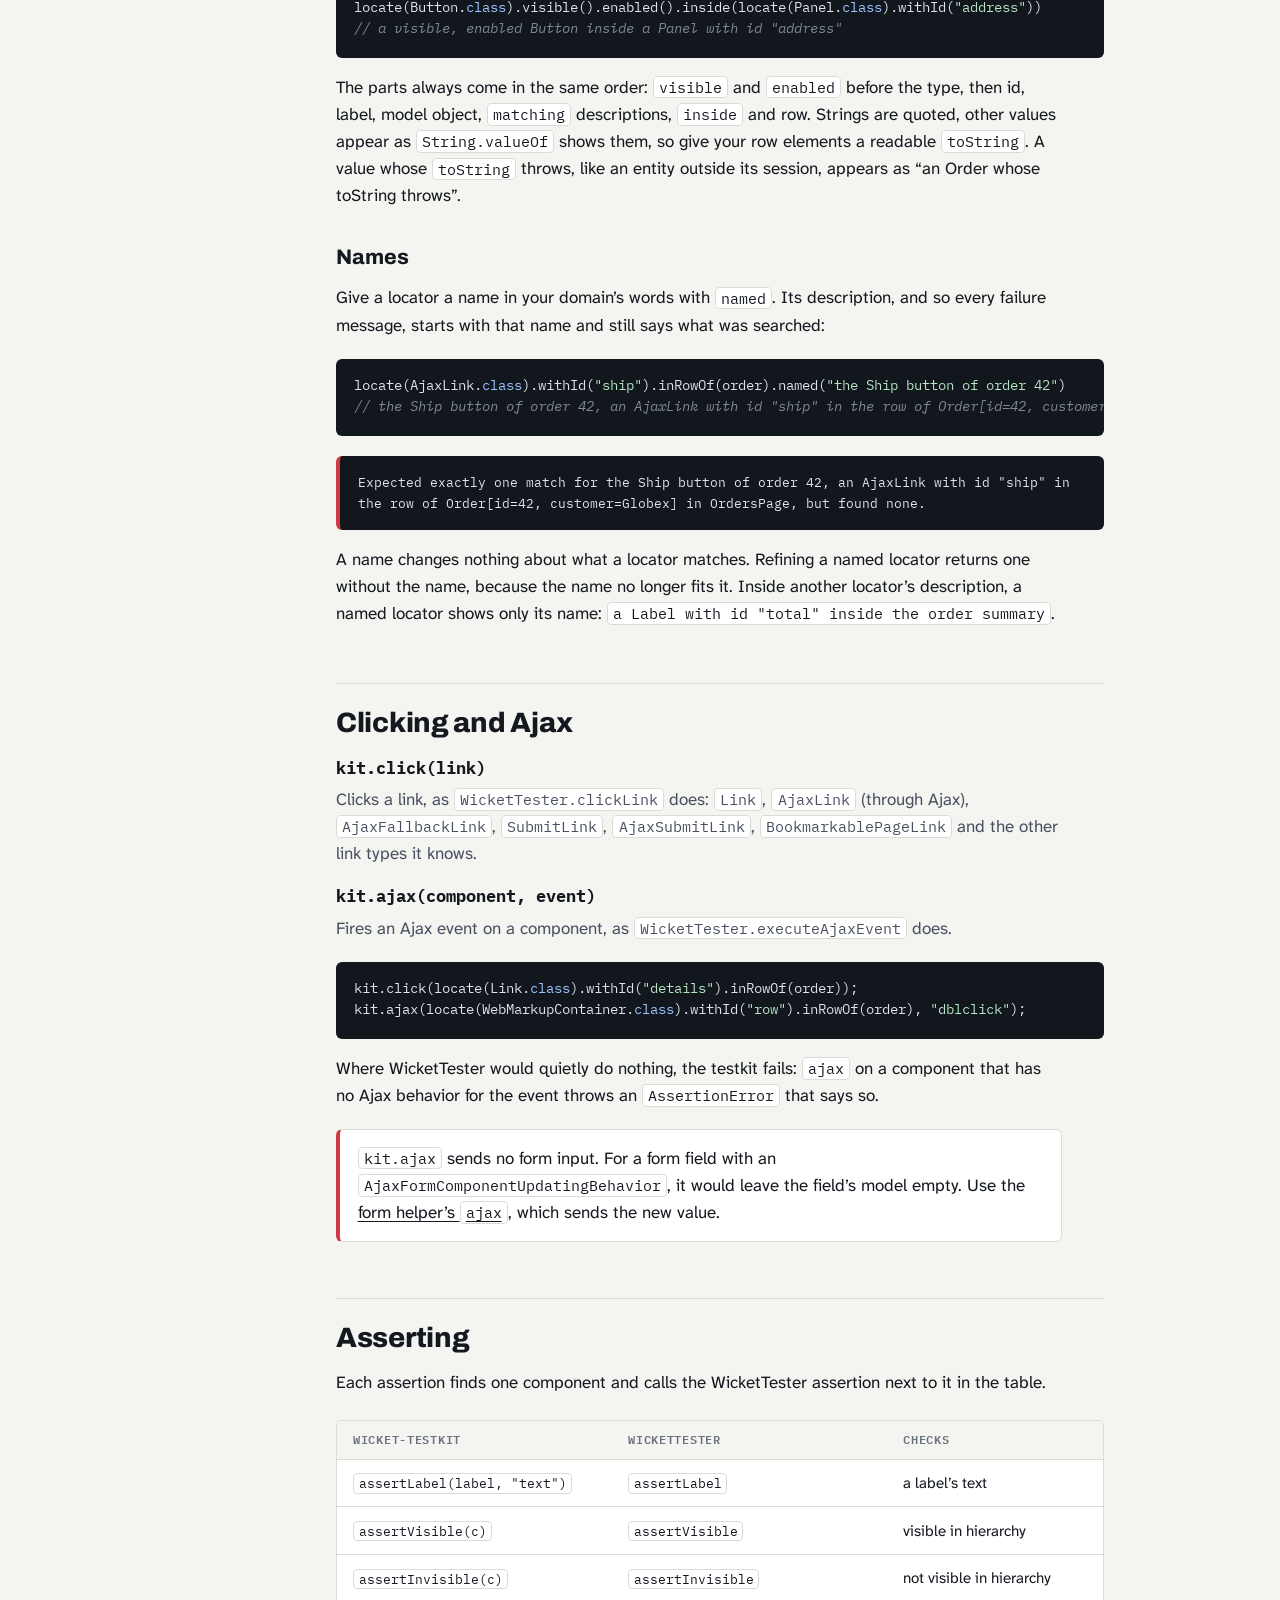
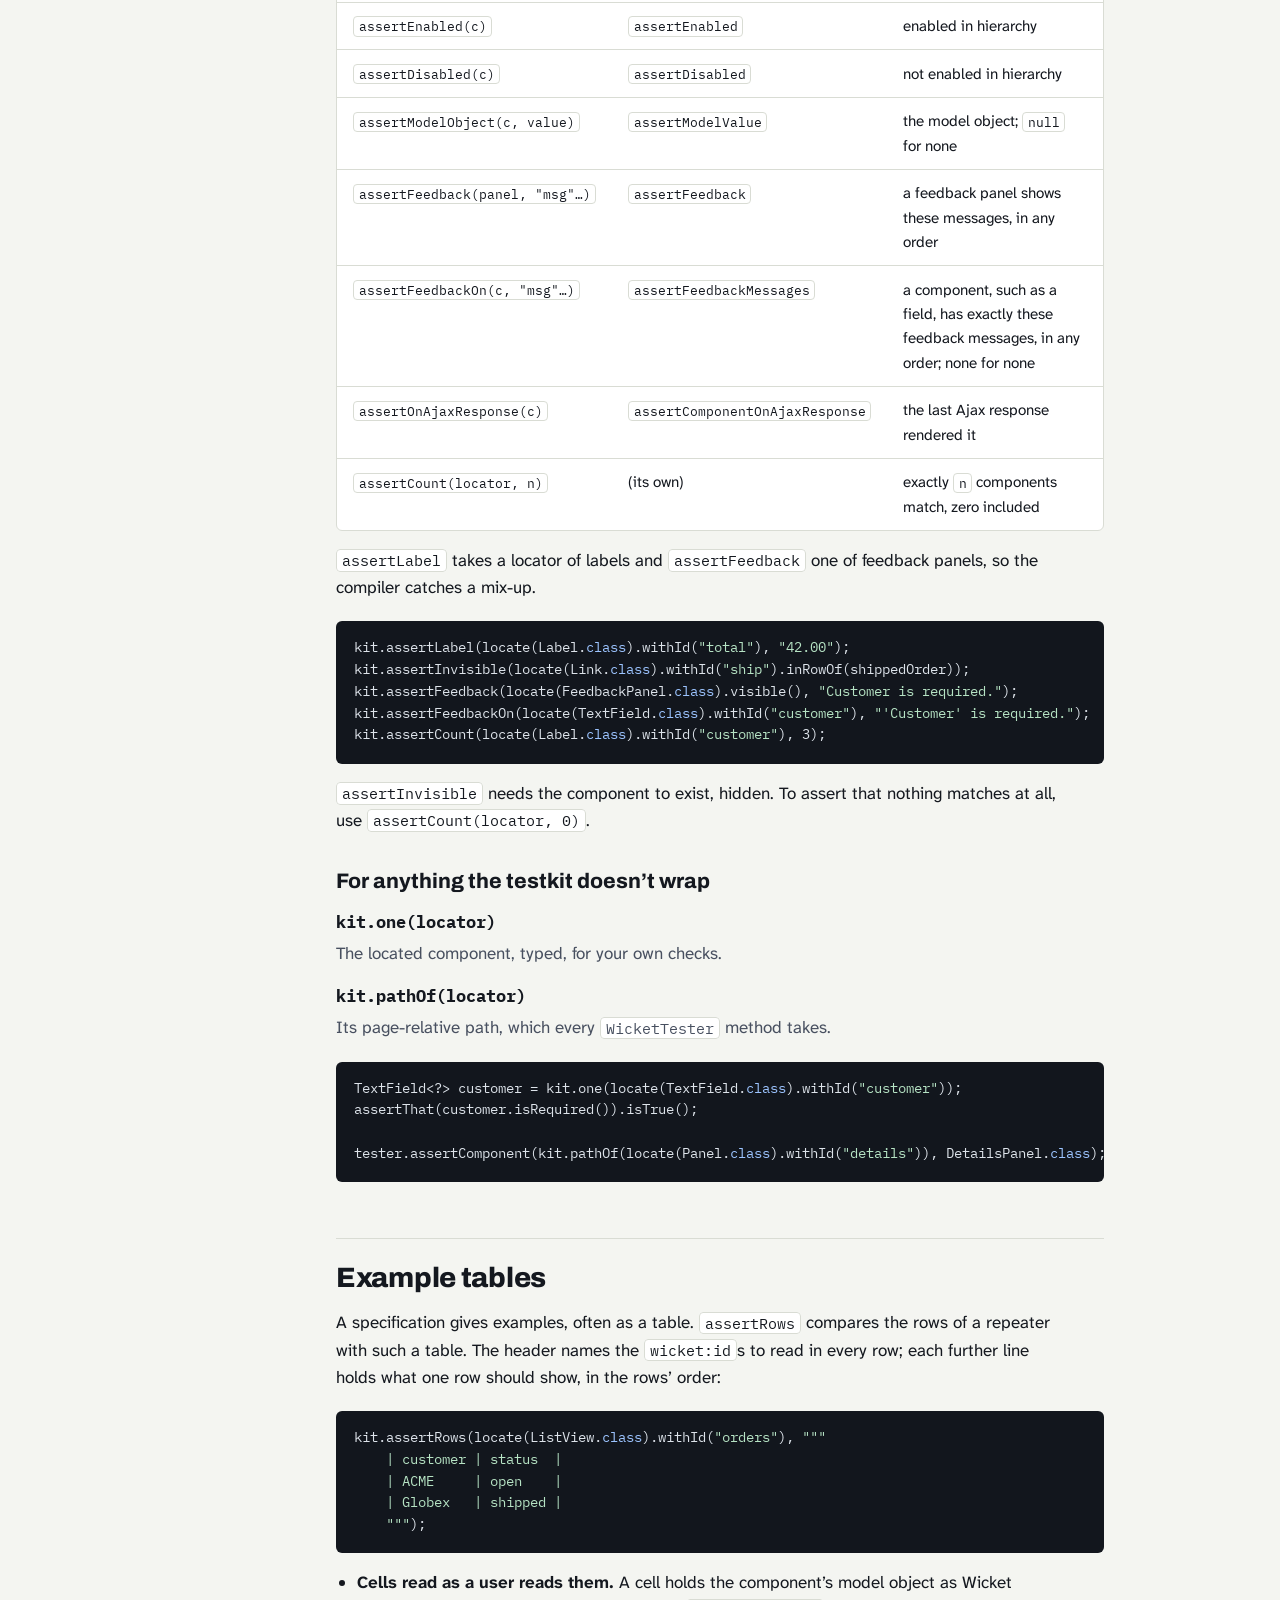
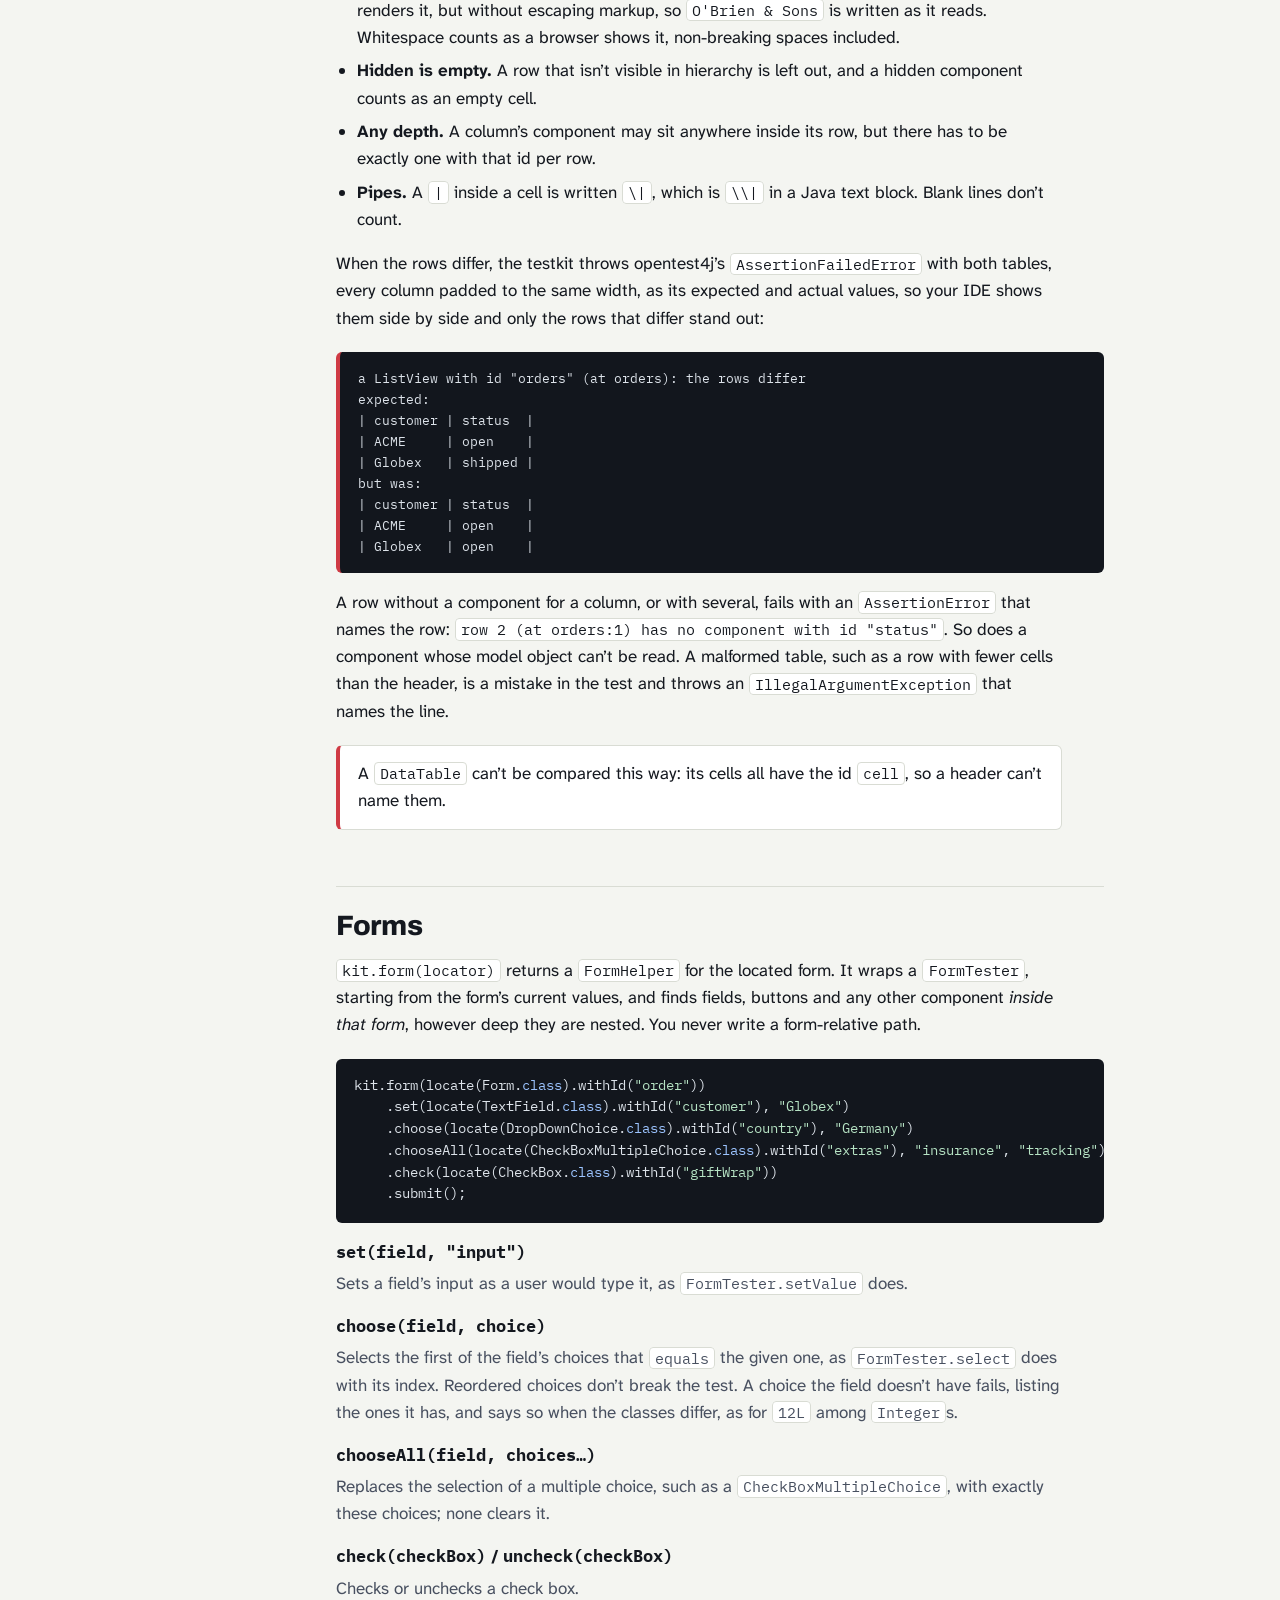
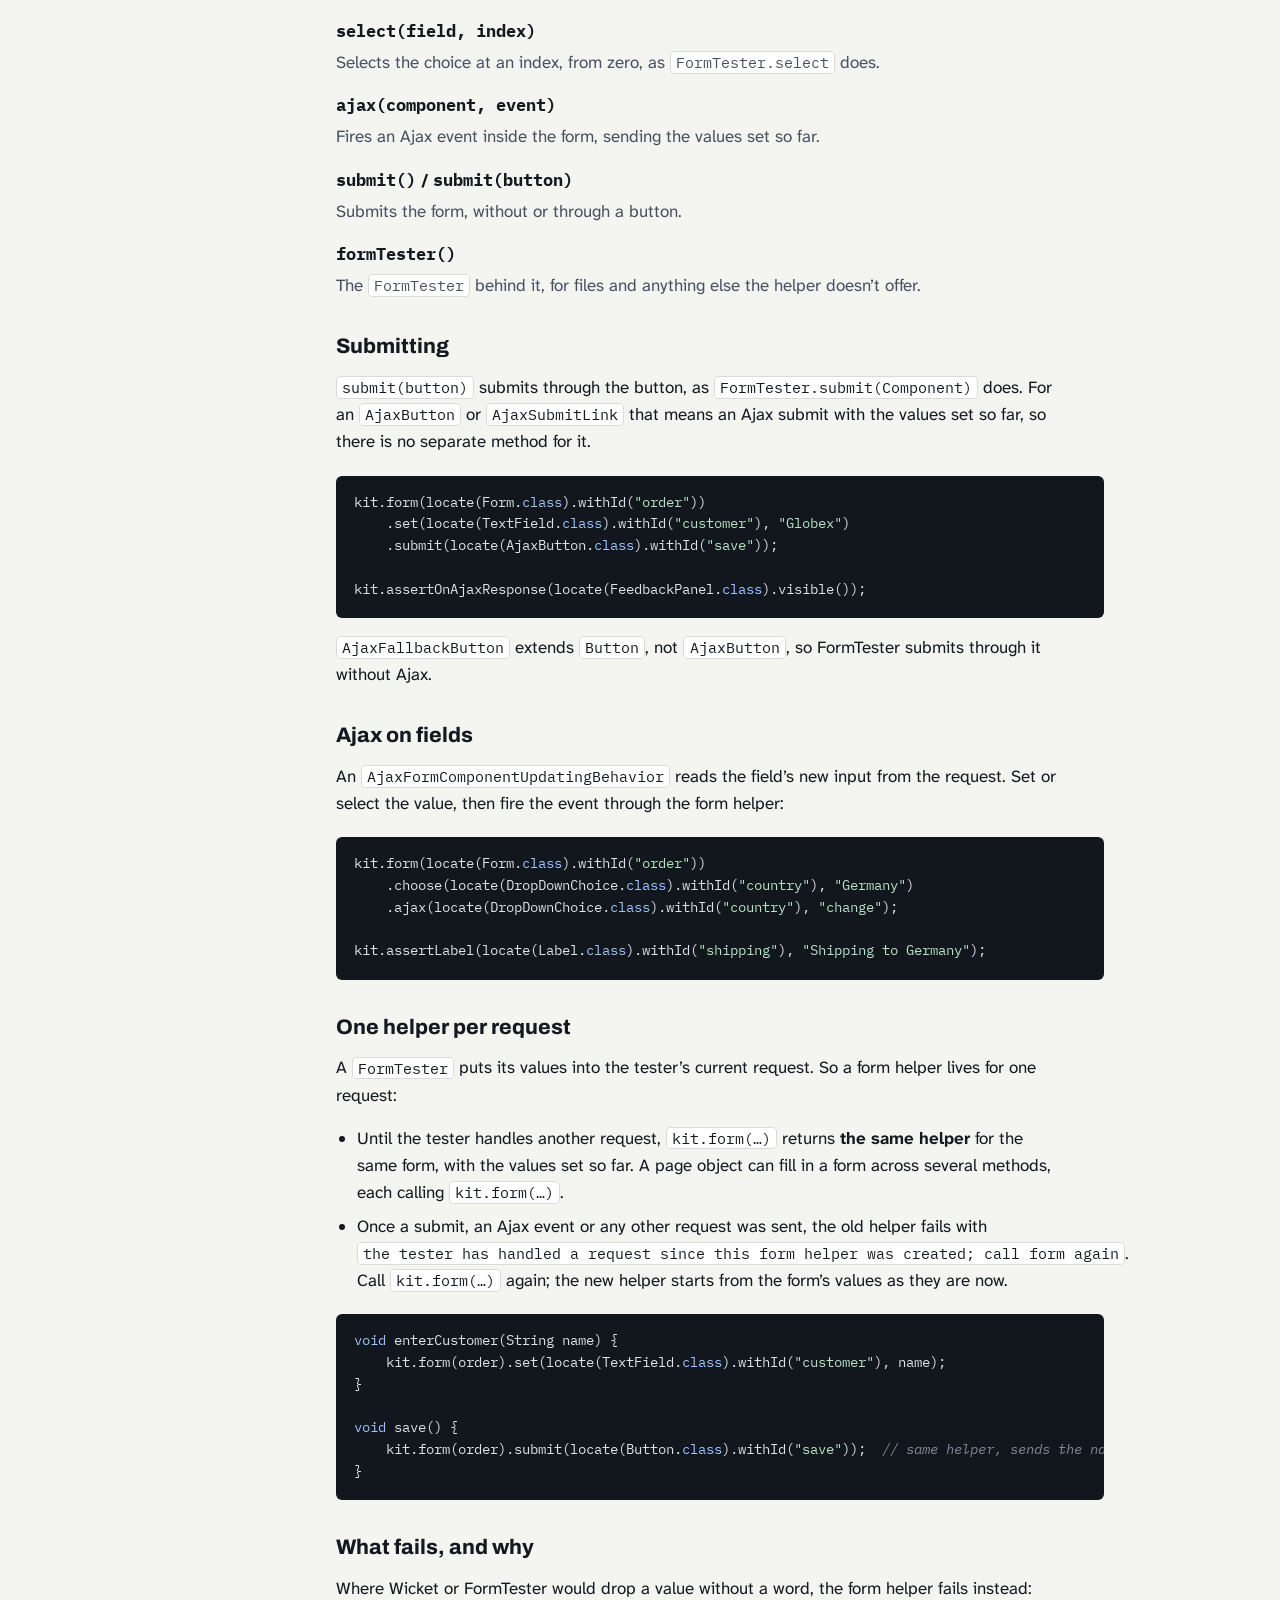
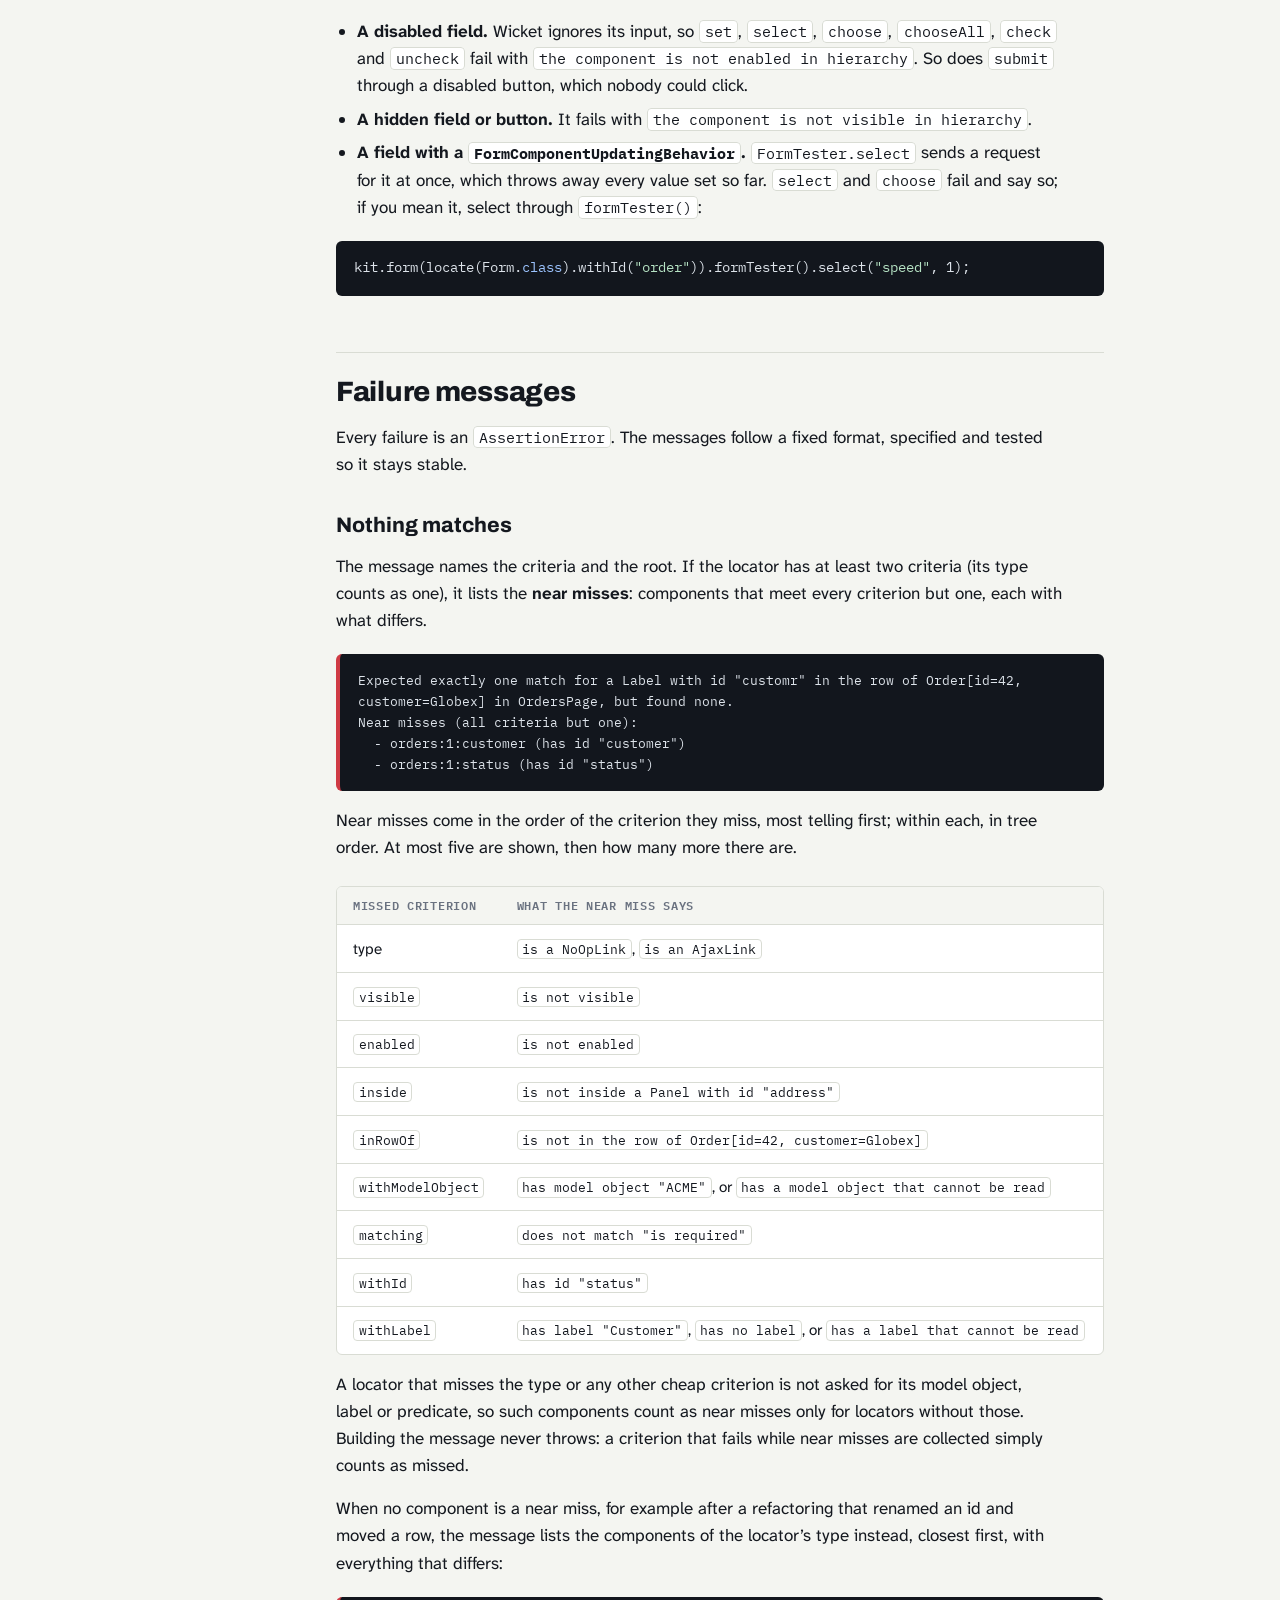
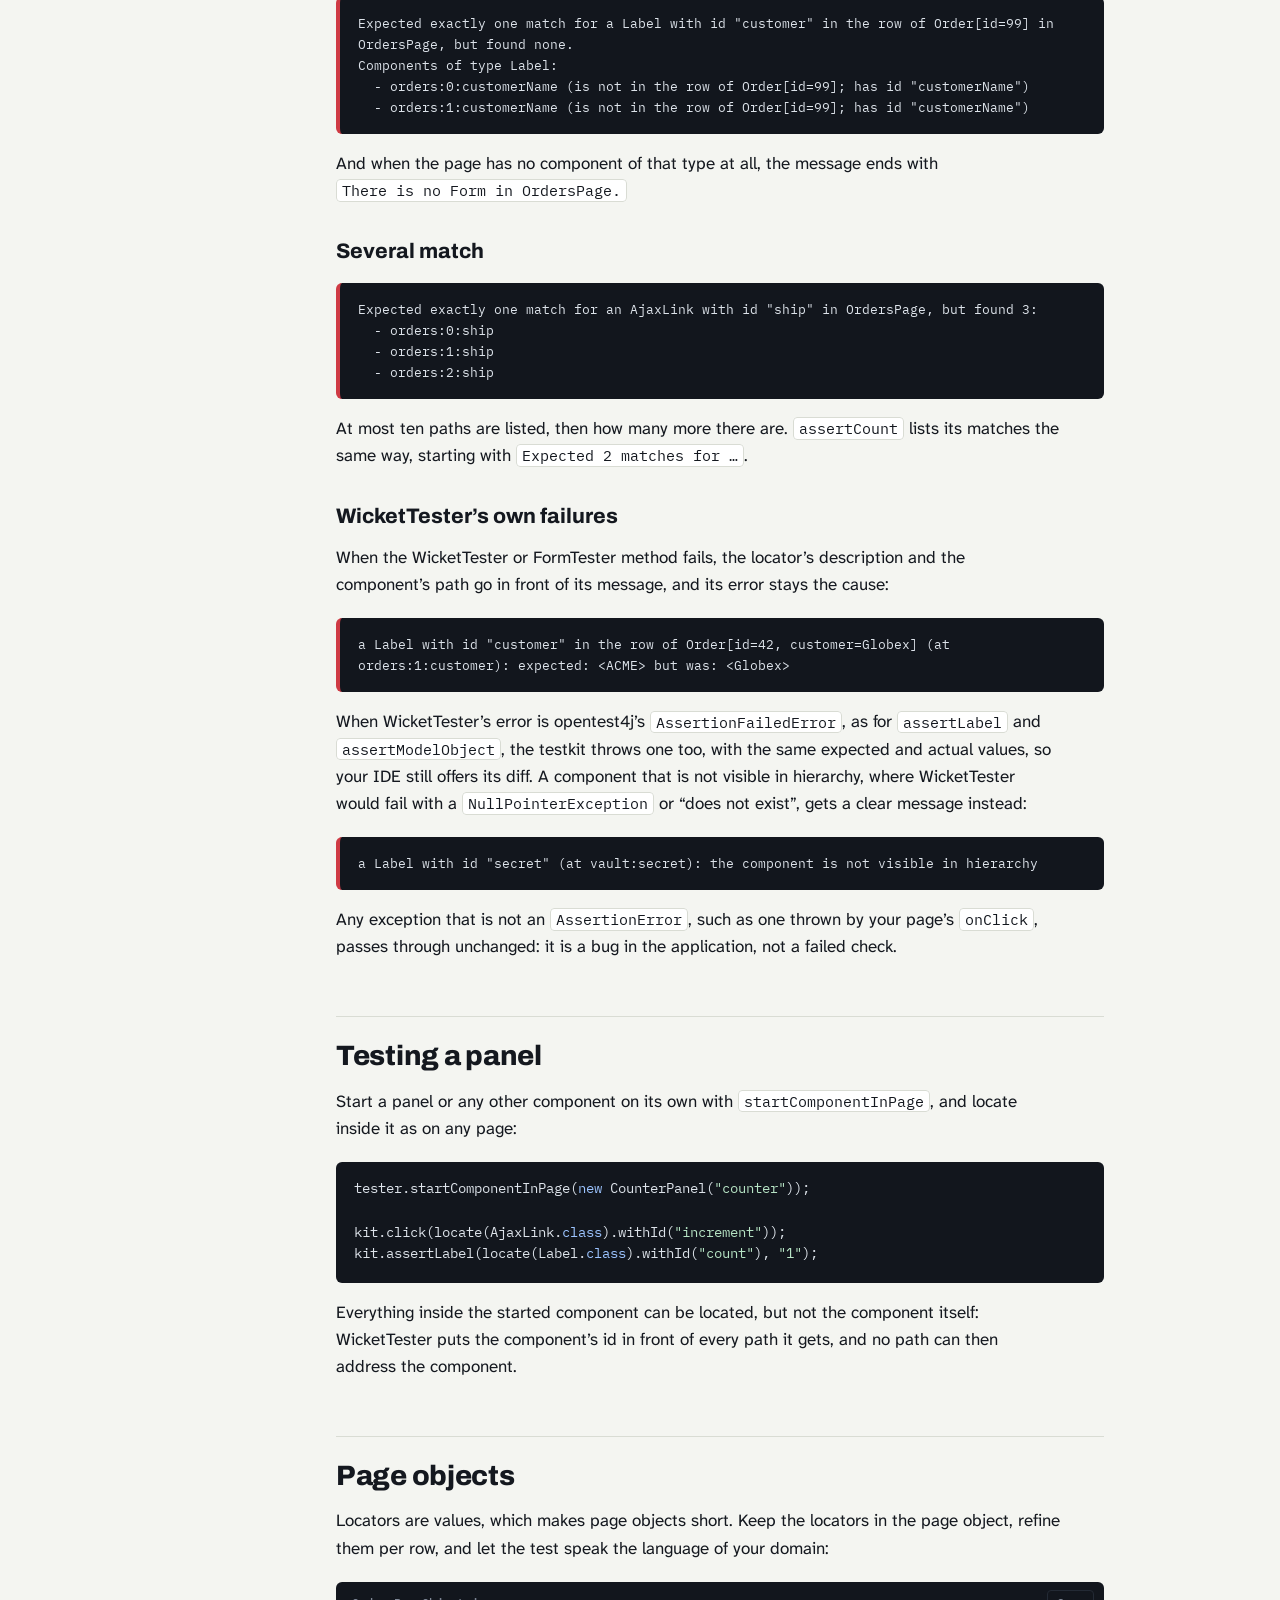
<file: site/guide.html>
<!doctype html>
<html lang="en">
<head>
<meta charset="utf-8">
<meta name="viewport" content="width=device-width, initial-scale=1, viewport-fit=cover">
<title>wicket-testkit User Guide</title>
<meta name="description" content="How to locate Wicket components with wicket-testkit, act and assert through WicketTester, fill in forms, read failure messages and build page objects.">
<meta property="og:title" content="wicket-testkit User Guide">
<meta property="og:description" content="Everything about testing Apache Wicket 10 and 11 pages with locators instead of string paths.">
<meta property="og:type" content="article">
<link rel="icon" href="data:image/svg+xml,%3Csvg xmlns='http://www.w3.org/2000/svg' viewBox='0 0 32 32'%3E%3Crect width='32' height='32' rx='7' fill='%2314181F'/%3E%3Cpath d='M8 13V8h5M19 8h5v5M24 19v5h-5M13 24H8v-5' fill='none' stroke='%233DDC97' stroke-width='2.6' stroke-linecap='round' stroke-linejoin='round'/%3E%3Ccircle cx='16' cy='16' r='2.6' fill='%23E8ECF1'/%3E%3C/svg%3E">
<script>try { var t = localStorage.getItem("wicket-testkit-theme"); if (t === "light" || t === "dark") document.documentElement.setAttribute("data-theme", t); } catch (e) {}</script>
<link rel="preconnect" href="https://fonts.googleapis.com">
<link rel="preconnect" href="https://fonts.gstatic.com" crossorigin>
<link rel="stylesheet" href="https://fonts.googleapis.com/css2?family=Archivo:wdth,wght@62..125,400..900&family=Atkinson+Hyperlegible+Next:ital,wght@0,400;0,600;0,700;1,400&family=IBM+Plex+Mono:wght@400;500;600&display=swap">
<link rel="stylesheet" href="site.css">
<style>
/* Guide: one reading column with a sticky table of contents; brackets mark the current section. */
.guide {
  display: grid;
  grid-template-columns: 15rem minmax(0, 1fr);
  gap: clamp(2rem, 5vw, 4.5rem);
  align-items: start;
  padding-block: clamp(2rem, 5vw, 3.5rem) 0;
}
@media (max-width: 960px) { .guide { grid-template-columns: minmax(0, 1fr); gap: 1.5rem; } }

/* ---------- table of contents ---------- */
.toc { position: sticky; top: 5rem; max-height: calc(100vh - 6rem); overflow-y: auto; font-size: var(--step--1); }
@media (max-width: 960px) { .toc { position: static; max-height: none; border: 1px solid var(--rule); border-radius: var(--radius); background: var(--surface); padding: 0 1rem; } }
.toc summary { font: 600 0.75rem/1.3 var(--mono); letter-spacing: 0.08em; text-transform: uppercase; color: var(--ink-3); cursor: pointer; padding-block: 0.6rem; }
.toc ol { list-style: none; margin: 0.25rem 0 0.75rem; padding: 0; }
.toc ol ol { margin: 0.1rem 0 0.35rem 0.85rem; }
.toc a { display: block; padding: 0.22rem 0.5rem; text-decoration: none; color: var(--ink-2); border-radius: 4px; }
.toc a:hover { color: var(--ink); background: var(--surface); }
.toc a[aria-current] { color: var(--ink); font-weight: 600; box-shadow: inset 2px 0 0 var(--hit); }

/* ---------- reading column ---------- */
main.doc { max-width: 48rem; min-width: 0; }
.doc > header h1 { font-size: var(--step-3); font-weight: 850; font-stretch: 105%; letter-spacing: -0.02em; margin-top: 0.6rem; }
.doc > header p:not(.eyebrow) { margin-top: 1rem; font-size: var(--step-1); line-height: 1.5; color: var(--ink-2); }
.doc h2 { font-size: var(--step-2); font-weight: 800; letter-spacing: -0.01em; margin-top: 3.5rem; padding-top: 1.5rem; border-top: 1px solid var(--rule); scroll-margin-top: 5rem; }
.doc h3 { font-size: var(--step-1); font-weight: 750; margin-top: 2.25rem; scroll-margin-top: 5rem; }
.doc p, .doc ul, .doc ol, .doc dl { margin-top: 1rem; max-width: var(--measure); }
.doc ul, .doc ol { padding-left: 1.3rem; }
.doc li + li { margin-top: 0.4rem; }
.doc dt { font-weight: 700; margin-top: 1rem; }
.doc dd { margin: 0.25rem 0 0; color: var(--ink-2); }
.doc .table-wrap { max-width: none; }
.doc .message { margin-top: 1.25rem; }
.note {
  margin-top: 1.25rem;
  padding: 0.9rem 1.1rem;
  border-radius: var(--radius);
  background: var(--surface);
  border: 1px solid var(--rule);
  border-left: 4px solid var(--hit);
  max-width: var(--measure);
}
.note.warn { border-left-color: var(--miss); }
.note p { margin: 0; }
.note p + p { margin-top: 0.5rem; }
.anchor { text-decoration: none; color: var(--ink-3); margin-left: 0.4rem; font-weight: 400; opacity: 0; }
h2:hover .anchor, h3:hover .anchor, .anchor:focus { opacity: 1; }
</style>
</head>
<body>

<header class="top">
  <div class="wrap">
    <a class="mark" href="./" aria-label="wicket-testkit home">
      <svg viewBox="0 0 32 32" aria-hidden="true"><path d="M5 12V5h7M20 5h7v7M27 20v7h-7M12 27H5v-7" fill="none" stroke="var(--hit)" stroke-width="3" stroke-linecap="round" stroke-linejoin="round"/><circle cx="16" cy="16" r="3.2" fill="currentColor"/></svg>
      <span>wicket<span class="dim">-</span>testkit</span>
    </a>
    <nav class="nav" aria-label="Site">
      <a class="sec" href="./">Overview</a>
      <a href="guide.html" aria-current="page">Guide</a>
      <a class="gh" href="https://github.com/danielbartl/wicket-testkit"><svg viewBox="0 0 16 16" aria-hidden="true"><path fill="currentColor" d="M8 0C3.58 0 0 3.58 0 8c0 3.54 2.29 6.53 5.47 7.59.4.07.55-.17.55-.38 0-.19-.01-.82-.01-1.49-2.01.37-2.53-.49-2.69-.94-.09-.23-.48-.94-.82-1.13-.28-.15-.68-.52-.01-.53.63-.01 1.08.58 1.23.82.72 1.21 1.87.87 2.33.66.07-.52.28-.87.51-1.07-1.78-.2-3.64-.89-3.64-3.95 0-.87.31-1.59.82-2.15-.08-.2-.36-1.02.08-2.12 0 0 .67-.21 2.2.82.64-.18 1.32-.27 2-.27.68 0 1.36.09 2 .27 1.53-1.04 2.2-.82 2.2-.82.44 1.1.16 1.92.08 2.12.51.56.82 1.27.82 2.15 0 3.07-1.87 3.75-3.65 3.95.29.25.54.73.54 1.48 0 1.07-.01 1.93-.01 2.2 0 .21.15.46.55.38A8.013 8.013 0 0016 8c0-4.42-3.58-8-8-8z"/></svg><span class="t">GitHub</span></a>
      <button class="theme-btn" type="button"><span class="lbl">Theme: </span>auto</button>
    </nav>
  </div>
</header>

<div class="wrap guide">
  <nav class="toc" aria-label="Guide contents">
    <details open>
      <summary>Contents</summary>
      <ol>
        <li><a href="#purpose">What it is for</a></li>
        <li><a href="#install">Installation</a></li>
        <li><a href="#start">Getting started</a></li>
        <li><a href="#locating">Locating components</a>
          <ol>
            <li><a href="#refinements">Refinements</a></li>
            <li><a href="#rows">Rows</a></li>
            <li><a href="#resolving">Resolving</a></li>
            <li><a href="#labels">Labels</a></li>
            <li><a href="#descriptions">Descriptions</a></li>
            <li><a href="#names">Names</a></li>
          </ol>
        </li>
        <li><a href="#acting">Clicking and Ajax</a></li>
        <li><a href="#asserting">Asserting</a></li>
        <li><a href="#tables">Example tables</a></li>
        <li><a href="#forms">Forms</a>
          <ol>
            <li><a href="#forms-submit">Submitting</a></li>
            <li><a href="#forms-ajax">Ajax on fields</a></li>
            <li><a href="#forms-requests">One helper per request</a></li>
            <li><a href="#forms-guards">What fails, and why</a></li>
          </ol>
        </li>
        <li><a href="#messages">Failure messages</a></li>
        <li><a href="#panels">Testing a panel</a></li>
        <li><a href="#page-objects">Page objects</a></li>
        <li><a href="#spring">With Spring Boot</a></li>
        <li><a href="#limits">Limits</a></li>
        <li><a href="#reference">API reference</a></li>
        <li><a href="#credits">Credits</a></li>
      </ol>
    </details>
  </nav>

  <main class="doc">
    <header>
      <p class="eyebrow">User guide · version 0.2.0</p>
      <h1>Testing Wicket pages with locators</h1>
      <p>Everything about wicket-testkit: how to find components, act on them, fill in forms, read the failure
        messages and build page objects. It assumes you know Apache Wicket and its <code>WicketTester</code>.</p>
    </header>

    <h2 id="purpose">What it is for<a class="anchor" href="#purpose" aria-label="Link to this section">#</a></h2>
    <p><code>WicketTester</code> addresses components by string paths such as <code>"orders:1:customer"</code>. Such a
      path encodes the whole component tree on the way to the component. It breaks as soon as someone wraps a
      container around the list or the rows change order, and in the second case it may silently check the wrong
      row. It also tells the reader nothing about what the test means.</p>
    <p>wicket-testkit lets a test <em>locate</em> a component by what it is: its type, its <code>wicket:id</code>, its
      model object, its state, the component it sits in, or the row of a list it belongs to. Then it acts and asserts
      on that component through the same <code>WicketTester</code> methods you use today.</p>
    <p>Five principles shape it:</p>
    <ul>
      <li><strong>It wraps your tester.</strong> It never subclasses <code>WicketTester</code>, so any tester works,
        including one your test framework hands you, and the tester stays usable next to it.</li>
      <li><strong>Same semantics as WicketTester.</strong> Every action and assertion finds one component and calls the
        WicketTester or FormTester method that does the job. Wicket&#8217;s behaviour is never re-implemented.</li>
      <li><strong>Exactly one by default.</strong> A locator used for an action or an assertion has to match exactly
        one component. Anything else fails with a message that says what was searched and what was found.</li>
      <li><strong>Framework-agnostic.</strong> Failures are <code>AssertionError</code>s, so it works with JUnit,
        TestNG or anything else.</li>
      <li><strong>Test scope only.</strong> It is a test library. Production code that needs to walk the component tree
        uses Wicket&#8217;s own <code>visitChildren</code>.</li>
    </ul>

    <h2 id="install">Installation<a class="anchor" href="#install" aria-label="Link to this section">#</a></h2>
    <p>Add wicket-testkit in test scope. It works with Apache Wicket 10 on Java 17 or newer and with Wicket 11 on Java 21 or newer.</p>
    <div class="code">
      <div class="bar"><span class="name">pom.xml</span><button class="copy" type="button">Copy</button></div>
      <pre><code data-lang="xml">&lt;dependency&gt;
    &lt;groupId&gt;dev.jbaby&lt;/groupId&gt;
    &lt;artifactId&gt;wicket-testkit&lt;/artifactId&gt;
    &lt;version&gt;0.2.0&lt;/version&gt;
    &lt;scope&gt;test&lt;/scope&gt;
&lt;/dependency&gt;</code></pre>
    </div>
    <div class="code">
      <div class="bar"><span class="name">build.gradle.kts</span><button class="copy" type="button">Copy</button></div>
      <pre><code data-lang="kotlin">testImplementation("dev.jbaby:wicket-testkit:0.2.0")</code></pre>
    </div>
    <p>It brings no dependencies of its own. It uses the <code>wicket-core</code> and <code>wicket-tester</code> your
      project already has, so your Wicket version wins. Since Wicket 10, the tester classes live in their own artifact,
      <code>org.apache.wicket:wicket-tester</code>; make sure it is on your test classpath.</p>

    <h2 id="start">Getting started<a class="anchor" href="#start" aria-label="Link to this section">#</a></h2>
    <p>Two imports do it: the <code>locate</code> factory, and <code>WicketTestkit</code>, which wraps your tester.</p>
    <div class="code">
      <div class="bar"><span class="name">OrdersPageTests.java</span><button class="copy" type="button">Copy</button></div>
      <pre><code data-lang="java">import static dev.jbaby.wicket.testkit.locator.Locator.locate;

import dev.jbaby.wicket.testkit.WicketTestkit;

class OrdersPageTests {

    WicketTester tester = new WicketTester(new MyApplication());
    WicketTestkit kit = WicketTestkit.of(tester);

    @Test
    void shipsAnOrder() {
        tester.startPage(OrdersPage.class);

        kit.click(locate(AjaxLink.class).withId("ship").inRowOf(globex));

        kit.assertLabel(locate(Label.class).withId("status").inRowOf(globex), "shipped");
        kit.assertOnAjaxResponse(locate(Label.class).withId("status").inRowOf(globex));
    }
}</code></pre>
    </div>
    <p>Start pages and components with the tester as you always have. The testkit always works on the page the
      tester rendered last, looked up at the moment you call it, so after a click that renders another page, the next
      locator searches the new one.</p>

    <h2 id="locating">Locating components<a class="anchor" href="#locating" aria-label="Link to this section">#</a></h2>
    <p>A <code>Locator</code> describes components. It starts with a type, and refinements narrow it down. A
      component matches when it meets every criterion.</p>
    <div class="code"><pre><code data-lang="java">locate(Label.class)                       // every Label, subclasses included
locate(Label.class).withId("customer")    // ... with this wicket:id
locate(Component.class).withId("save")    // anything with this wicket:id</code></pre></div>
    <p>Locators are immutable. Every refinement returns a new locator and leaves the original as it was, so you can
      keep a base locator in a field and refine it where you use it.</p>
    <div class="code"><pre><code data-lang="java">Locator&lt;Label&gt; customer = locate(Label.class).withId("customer");

kit.assertLabel(customer.inRowOf(acme), "ACME");
kit.assertLabel(customer.inRowOf(globex), "Globex");</code></pre></div>

    <h3 id="refinements">Refinements<a class="anchor" href="#refinements" aria-label="Link to this section">#</a></h3>
    <div class="table-wrap">
      <table>
        <thead><tr><th>Refinement</th><th>Matches components</th></tr></thead>
        <tbody>
          <tr><td><code>withId("customer")</code></td><td>with this <code>wicket:id</code></td></tr>
          <tr><td><code>withLabel("Customer")</code></td><td>with this label, as form fields have; see <a href="#labels">Labels</a></td></tr>
          <tr><td><code>withModelObject("ACME")</code></td><td>whose model object <code>equals</code> the argument;
            <code>null</code> matches components whose model object is <code>null</code></td></tr>
          <tr><td><code>withModelObject(Order.class, predicate, "…")</code></td><td>whose model object is of that type
            and passes the predicate</td></tr>
          <tr><td><code>visible()</code></td><td>that are visible in hierarchy: they and all their parents are visible</td></tr>
          <tr><td><code>enabled()</code></td><td>that are enabled in hierarchy</td></tr>
          <tr><td><code>inside(otherLocator)</code></td><td>with an ancestor that the other locator matches, anywhere above them</td></tr>
          <tr><td><code>inRowOf(order)</code></td><td>in the row of a list whose element <code>equals</code> the argument</td></tr>
          <tr><td><code>inRowOf(Order.class, predicate, "…")</code></td><td>in a row whose element is of that type and passes the predicate</td></tr>
          <tr><td><code>matching(predicate, "…")</code></td><td>that the predicate accepts</td></tr>
        </tbody>
      </table>
    </div>
    <p><code>matching</code> is the way out for anything else. Its description is required, because failure messages
      show it; it completes the sentence &#8220;a TextField that &#8230;&#8221;:</p>
    <div class="code"><pre><code data-lang="java">locate(TextField.class).matching(FormComponent::isRequired, "is required")
locate(Label.class).matching(label -&gt; label.getDefaultModelObjectAsString().isBlank(), "is empty")</code></pre></div>
    <p>The forms with a type and a predicate, of <code>withModelObject</code> and <code>inRowOf</code>, are for
      objects without a useful <code>equals</code>, such as entities. A primitive type stands for its wrapper:
      <code>int.class</code> matches <code>Integer</code> model objects.</p>
    <p><code>inside</code> takes another locator, so you can scope a search to a panel, a form or a dialog:</p>
    <div class="code"><pre><code data-lang="java">locate(Button.class).withId("save").inside(locate(Panel.class).withId("address"))</code></pre></div>
    <p>A locator doesn&#8217;t filter by visibility unless you call <code>visible()</code>. That way the same locator
      works for asserting that something is hidden. When a page has the same component twice, once hidden, add
      <code>visible()</code> to pick the one that shows.</p>
    <div class="note">
      <p><strong>Model objects, labels and predicates come last.</strong> A locator reads a component&#8217;s model
        object or label, and runs your predicate on it, only once the component has met the type and every other
        criterion, whatever order you wrote them in. Models of unrelated components are never loaded, and a predicate
        only sees the components it was written for.</p>
      <p>A model object that can&#8217;t be read doesn&#8217;t match. That happens under a
        <code>CompoundPropertyModel</code>, which gives every component without a model of its own a model for the
        property of its id; if the object has no such property, reading it throws.</p>
    </div>

    <h3 id="rows">Rows<a class="anchor" href="#rows" aria-label="Link to this section">#</a></h3>
    <p>A row is a <code>ListItem</code>: what <code>ListView</code> renders for each element of its list.
      <code>RefreshingView</code> and <code>DataView</code> render an <code>Item</code>, which extends
      <code>ListItem</code>, so they are covered too, and so are <code>PropertyListView</code>,
      <code>PageableListView</code> and <code>GridView</code>. The row&#8217;s element is its model object.</p>
    <div class="code"><pre><code data-lang="java">locate(Link.class).withId("details").inRowOf(order)</code></pre></div>
    <p><code>inRowOf(order)</code> compares with <code>equals</code>. Records and value objects work out of the box.
      Entities that a <code>LoadableDetachableModel</code> loads again for every request often equal only themselves;
      match their row with a predicate instead. The description completes &#8220;in the row of an Order that
      &#8230;&#8221;:</p>
    <div class="code"><pre><code data-lang="java">locate(Label.class).withId("customer")
    .inRowOf(Order.class, o -&gt; o.getId().equals(orderId), "has id " + orderId)</code></pre></div>
    <p>Items of <code>Loop</code> and the children of a plain <code>RepeatingView</code> are not rows. Locate them
      with <code>inside</code> or <code>matching</code>. A child without a model of its own would take one from a
      <code>CompoundPropertyModel</code> above it as soon as its model is read, which would change the page and could
      match the wrong row.</p>

    <h3 id="resolving">Resolving<a class="anchor" href="#resolving" aria-label="Link to this section">#</a></h3>
    <p>The testkit resolves locators for you. To use a locator on its own, for example in a helper that gets a
      container, give it a root: a page or any other container. The root itself is never a candidate, only its
      descendants are.</p>
    <dl>
      <dt><code>one(root)</code></dt>
      <dd>The one matching component, typed as the locator&#8217;s type. No match or several matches throw an
        <code>AssertionError</code> with <a href="#messages">a message that explains</a>.</dd>
      <dt><code>all(root)</code></dt>
      <dd>Every match in tree order (depth first, a parent before its children), possibly empty.</dd>
      <dt><code>existsIn(root)</code></dt>
      <dd>Whether anything matches.</dd>
    </dl>
    <p>The locating layer, <code>dev.jbaby.wicket.testkit.locator</code>, uses nothing from wicket-tester, so it works
      on any component tree.</p>

    <h3 id="labels">Labels<a class="anchor" href="#labels" aria-label="Link to this section">#</a></h3>
    <p><code>withLabel</code> finds a form field by its label, the way a user reads the form. The label is the one
      Wicket uses in feedback messages: set with <code>setLabel</code>, or taken from a <code>&lt;wicket:label&gt;</code>
      in the markup.</p>
    <div class="code"><pre><code data-lang="html">&lt;label wicket:for="customer"&gt;&lt;wicket:label&gt;Customer&lt;/wicket:label&gt;&lt;/label&gt;
&lt;input type="text" wicket:id="customer"&gt;</code></pre></div>
    <div class="code"><pre><code data-lang="java">kit.form(locate(Form.class).withId("order"))
    .set(locate(TextField.class).withLabel("Customer"), "Globex");</code></pre></div>
    <p>Whitespace at either end doesn&#8217;t count, and every run of whitespace, non-breaking spaces included, counts
      as one space, so a label spread over lines in the markup still matches. A label matches as it is written, and
      also as text: <code>Terms &amp;amp; &lt;b&gt;conditions&lt;/b&gt;</code> matches &#8220;Terms &amp;
      conditions&#8221;.</p>
    <div class="note warn"><p>A plain <code>&lt;label wicket:for&gt;</code> without <code>&lt;wicket:label&gt;</code>
      sets no label, so <code>withLabel</code> can&#8217;t find its field.</p></div>

    <h3 id="descriptions">Descriptions<a class="anchor" href="#descriptions" aria-label="Link to this section">#</a></h3>
    <p>A locator describes itself in plain words, and every failure message uses that description.
      <code>toString()</code> returns it.</p>
    <div class="code"><pre><code data-lang="java">locate(Label.class).withId("customer").inRowOf(order)
// a Label with id "customer" in the row of Order[id=42, customer=Globex]

locate(Button.class).visible().enabled().inside(locate(Panel.class).withId("address"))
// a visible, enabled Button inside a Panel with id "address"</code></pre></div>
    <p>The parts always come in the same order: <code>visible</code> and <code>enabled</code> before the type, then id,
      label, model object, <code>matching</code> descriptions, <code>inside</code> and row. Strings are quoted, other
      values appear as <code>String.valueOf</code> shows them, so give your row elements a readable
      <code>toString</code>. A value whose <code>toString</code> throws, like an entity outside its session, appears as
      &#8220;an Order whose toString throws&#8221;.</p>

    <h3 id="names">Names<a class="anchor" href="#names" aria-label="Link to this section">#</a></h3>
    <p>Give a locator a name in your domain&#8217;s words with <code>named</code>. Its description, and so every
      failure message, starts with that name and still says what was searched:</p>
    <div class="code"><pre><code data-lang="java">locate(AjaxLink.class).withId("ship").inRowOf(order).named("the Ship button of order 42")
// the Ship button of order 42, an AjaxLink with id "ship" in the row of Order[id=42, customer=Globex]</code></pre></div>
    <div class="message"><pre>Expected exactly one match for the Ship button of order 42, an AjaxLink with id "ship" in the row of Order[id=42, customer=Globex] in OrdersPage, but found none.</pre></div>
    <p>A name changes nothing about what a locator matches. Refining a named locator returns one without the name,
      because the name no longer fits it. Inside another locator&#8217;s description, a named locator shows only its
      name: <code>a Label with id "total" inside the order summary</code>.</p>

    <h2 id="acting">Clicking and Ajax<a class="anchor" href="#acting" aria-label="Link to this section">#</a></h2>
    <dl>
      <dt><code>kit.click(link)</code></dt>
      <dd>Clicks a link, as <code>WicketTester.clickLink</code> does: <code>Link</code>, <code>AjaxLink</code> (through
        Ajax), <code>AjaxFallbackLink</code>, <code>SubmitLink</code>, <code>AjaxSubmitLink</code>,
        <code>BookmarkablePageLink</code> and the other link types it knows.</dd>
      <dt><code>kit.ajax(component, event)</code></dt>
      <dd>Fires an Ajax event on a component, as <code>WicketTester.executeAjaxEvent</code> does.</dd>
    </dl>
    <div class="code"><pre><code data-lang="java">kit.click(locate(Link.class).withId("details").inRowOf(order));
kit.ajax(locate(WebMarkupContainer.class).withId("row").inRowOf(order), "dblclick");</code></pre></div>
    <p>Where WicketTester would quietly do nothing, the testkit fails: <code>ajax</code> on a component that has no
      Ajax behavior for the event throws an <code>AssertionError</code> that says so.</p>
    <div class="note warn"><p><code>kit.ajax</code> sends no form input. For a form field with an
      <code>AjaxFormComponentUpdatingBehavior</code>, it would leave the field&#8217;s model empty. Use the
      <a href="#forms-ajax">form helper&#8217;s <code>ajax</code></a>, which sends the new value.</p></div>

    <h2 id="asserting">Asserting<a class="anchor" href="#asserting" aria-label="Link to this section">#</a></h2>
    <p>Each assertion finds one component and calls the WicketTester assertion next to it in the table.</p>
    <div class="table-wrap">
      <table>
        <thead><tr><th>wicket-testkit</th><th>WicketTester</th><th>Checks</th></tr></thead>
        <tbody>
          <tr><td><code>assertLabel(label, "text")</code></td><td><code>assertLabel</code></td><td>a label&#8217;s text</td></tr>
          <tr><td><code>assertVisible(c)</code></td><td><code>assertVisible</code></td><td>visible in hierarchy</td></tr>
          <tr><td><code>assertInvisible(c)</code></td><td><code>assertInvisible</code></td><td>not visible in hierarchy</td></tr>
          <tr><td><code>assertEnabled(c)</code></td><td><code>assertEnabled</code></td><td>enabled in hierarchy</td></tr>
          <tr><td><code>assertDisabled(c)</code></td><td><code>assertDisabled</code></td><td>not enabled in hierarchy</td></tr>
          <tr><td><code>assertModelObject(c, value)</code></td><td><code>assertModelValue</code></td><td>the model object; <code>null</code> for none</td></tr>
          <tr><td><code>assertFeedback(panel, "msg"…)</code></td><td><code>assertFeedback</code></td><td>a feedback panel shows these messages, in any order</td></tr>
          <tr><td><code>assertFeedbackOn(c, "msg"…)</code></td><td><code>assertFeedbackMessages</code></td><td>a component, such as a field, has exactly these feedback messages, in any order; none for none</td></tr>
          <tr><td><code>assertOnAjaxResponse(c)</code></td><td><code>assertComponentOnAjaxResponse</code></td><td>the last Ajax response rendered it</td></tr>
          <tr><td><code>assertCount(locator, n)</code></td><td>(its own)</td><td>exactly <code>n</code> components match, zero included</td></tr>
        </tbody>
      </table>
    </div>
    <p><code>assertLabel</code> takes a locator of labels and <code>assertFeedback</code> one of feedback panels, so the
      compiler catches a mix-up.</p>
    <div class="code"><pre><code data-lang="java">kit.assertLabel(locate(Label.class).withId("total"), "42.00");
kit.assertInvisible(locate(Link.class).withId("ship").inRowOf(shippedOrder));
kit.assertFeedback(locate(FeedbackPanel.class).visible(), "Customer is required.");
kit.assertFeedbackOn(locate(TextField.class).withId("customer"), "'Customer' is required.");
kit.assertCount(locate(Label.class).withId("customer"), 3);</code></pre></div>
    <p><code>assertInvisible</code> needs the component to exist, hidden. To assert that nothing matches at all, use
      <code>assertCount(locator, 0)</code>.</p>

    <h3 id="escape">For anything the testkit doesn&#8217;t wrap<a class="anchor" href="#escape" aria-label="Link to this section">#</a></h3>
    <dl>
      <dt><code>kit.one(locator)</code></dt>
      <dd>The located component, typed, for your own checks.</dd>
      <dt><code>kit.pathOf(locator)</code></dt>
      <dd>Its page-relative path, which every <code>WicketTester</code> method takes.</dd>
    </dl>
    <div class="code"><pre><code data-lang="java">TextField&lt;?&gt; customer = kit.one(locate(TextField.class).withId("customer"));
assertThat(customer.isRequired()).isTrue();

tester.assertComponent(kit.pathOf(locate(Panel.class).withId("details")), DetailsPanel.class);</code></pre></div>

    <h2 id="tables">Example tables<a class="anchor" href="#tables" aria-label="Link to this section">#</a></h2>
    <p>A specification gives examples, often as a table. <code>assertRows</code> compares the rows of a repeater with
      such a table. The header names the <code>wicket:id</code>s to read in every row; each further line holds what one
      row should show, in the rows&#8217; order:</p>
    <div class="code"><pre><code data-lang="java">kit.assertRows(locate(ListView.class).withId("orders"), """
    | customer | status  |
    | ACME     | open    |
    | Globex   | shipped |
    """);</code></pre></div>
    <ul>
      <li><strong>Cells read as a user reads them.</strong> A cell holds the component&#8217;s model object as Wicket
        renders it, but without escaping markup, so <code>O'Brien &amp; Sons</code> is written as it reads. Whitespace
        counts as a browser shows it, non-breaking spaces included.</li>
      <li><strong>Hidden is empty.</strong> A row that isn&#8217;t visible in hierarchy is left out, and a hidden
        component counts as an empty cell.</li>
      <li><strong>Any depth.</strong> A column&#8217;s component may sit anywhere inside its row, but there has to be
        exactly one with that id per row.</li>
      <li><strong>Pipes.</strong> A <code>|</code> inside a cell is written <code>\|</code>, which is <code>\\|</code>
        in a Java text block. Blank lines don&#8217;t count.</li>
    </ul>
    <p>When the rows differ, the testkit throws opentest4j&#8217;s <code>AssertionFailedError</code> with both tables,
      every column padded to the same width, as its expected and actual values, so your IDE shows them side by side and
      only the rows that differ stand out:</p>
    <div class="message"><pre>a ListView with id "orders" (at orders): the rows differ
expected:
| customer | status  |
| ACME     | open    |
| Globex   | shipped |
but was:
| customer | status  |
| ACME     | open    |
| Globex   | open    |</pre></div>
    <p>A row without a component for a column, or with several, fails with an <code>AssertionError</code> that names
      the row: <code>row 2 (at orders:1) has no component with id "status"</code>. So does a component whose model
      object can&#8217;t be read. A malformed table, such as a row with fewer cells than the header, is a mistake in the
      test and throws an <code>IllegalArgumentException</code> that names the line.</p>
    <div class="note warn"><p>A <code>DataTable</code> can&#8217;t be compared this way: its cells all have the id
      <code>cell</code>, so a header can&#8217;t name them.</p></div>

    <h2 id="forms">Forms<a class="anchor" href="#forms" aria-label="Link to this section">#</a></h2>
    <p><code>kit.form(locator)</code> returns a <code>FormHelper</code> for the located form. It wraps a
      <code>FormTester</code>, starting from the form&#8217;s current values, and finds fields, buttons and any other
      component <em>inside that form</em>, however deep they are nested. You never write a form-relative path.</p>
    <div class="code"><pre><code data-lang="java">kit.form(locate(Form.class).withId("order"))
    .set(locate(TextField.class).withId("customer"), "Globex")
    .choose(locate(DropDownChoice.class).withId("country"), "Germany")
    .chooseAll(locate(CheckBoxMultipleChoice.class).withId("extras"), "insurance", "tracking")
    .check(locate(CheckBox.class).withId("giftWrap"))
    .submit();</code></pre></div>
    <dl>
      <dt><code>set(field, "input")</code></dt>
      <dd>Sets a field&#8217;s input as a user would type it, as <code>FormTester.setValue</code> does.</dd>
      <dt><code>choose(field, choice)</code></dt>
      <dd>Selects the first of the field&#8217;s choices that <code>equals</code> the given one, as
        <code>FormTester.select</code> does with its index. Reordered choices don&#8217;t break the test. A choice the
        field doesn&#8217;t have fails, listing the ones it has, and says so when the classes differ, as for
        <code>12L</code> among <code>Integer</code>s.</dd>
      <dt><code>chooseAll(field, choices…)</code></dt>
      <dd>Replaces the selection of a multiple choice, such as a <code>CheckBoxMultipleChoice</code>, with exactly
        these choices; none clears it.</dd>
      <dt><code>check(checkBox)</code> / <code>uncheck(checkBox)</code></dt>
      <dd>Checks or unchecks a check box.</dd>
      <dt><code>select(field, index)</code></dt>
      <dd>Selects the choice at an index, from zero, as <code>FormTester.select</code> does.</dd>
      <dt><code>ajax(component, event)</code></dt>
      <dd>Fires an Ajax event inside the form, sending the values set so far.</dd>
      <dt><code>submit()</code> / <code>submit(button)</code></dt>
      <dd>Submits the form, without or through a button.</dd>
      <dt><code>formTester()</code></dt>
      <dd>The <code>FormTester</code> behind it, for files and anything else the helper doesn&#8217;t offer.</dd>
    </dl>

    <h3 id="forms-submit">Submitting<a class="anchor" href="#forms-submit" aria-label="Link to this section">#</a></h3>
    <p><code>submit(button)</code> submits through the button, as <code>FormTester.submit(Component)</code> does. For an
      <code>AjaxButton</code> or <code>AjaxSubmitLink</code> that means an Ajax submit with the values set so far, so
      there is no separate method for it.</p>
    <div class="code"><pre><code data-lang="java">kit.form(locate(Form.class).withId("order"))
    .set(locate(TextField.class).withId("customer"), "Globex")
    .submit(locate(AjaxButton.class).withId("save"));

kit.assertOnAjaxResponse(locate(FeedbackPanel.class).visible());</code></pre></div>
    <p><code>AjaxFallbackButton</code> extends <code>Button</code>, not <code>AjaxButton</code>, so FormTester submits
      through it without Ajax.</p>

    <h3 id="forms-ajax">Ajax on fields<a class="anchor" href="#forms-ajax" aria-label="Link to this section">#</a></h3>
    <p>An <code>AjaxFormComponentUpdatingBehavior</code> reads the field&#8217;s new input from the request. Set or
      select the value, then fire the event through the form helper:</p>
    <div class="code"><pre><code data-lang="java">kit.form(locate(Form.class).withId("order"))
    .choose(locate(DropDownChoice.class).withId("country"), "Germany")
    .ajax(locate(DropDownChoice.class).withId("country"), "change");

kit.assertLabel(locate(Label.class).withId("shipping"), "Shipping to Germany");</code></pre></div>

    <h3 id="forms-requests">One helper per request<a class="anchor" href="#forms-requests" aria-label="Link to this section">#</a></h3>
    <p>A <code>FormTester</code> puts its values into the tester&#8217;s current request. So a form helper lives for one
      request:</p>
    <ul>
      <li>Until the tester handles another request, <code>kit.form(…)</code> returns <strong>the same helper</strong>
        for the same form, with the values set so far. A page object can fill in a form across several methods, each
        calling <code>kit.form(…)</code>.</li>
      <li>Once a submit, an Ajax event or any other request was sent, the old helper fails with
        <code>the tester has handled a request since this form helper was created; call form again</code>. Call
        <code>kit.form(…)</code> again; the new helper starts from the form&#8217;s values as they are now.</li>
    </ul>
    <div class="code"><pre><code data-lang="java">void enterCustomer(String name) {
    kit.form(order).set(locate(TextField.class).withId("customer"), name);
}

void save() {
    kit.form(order).submit(locate(Button.class).withId("save"));  // same helper, sends the name
}</code></pre></div>

    <h3 id="forms-guards">What fails, and why<a class="anchor" href="#forms-guards" aria-label="Link to this section">#</a></h3>
    <p>Where Wicket or FormTester would drop a value without a word, the form helper fails instead:</p>
    <ul>
      <li><strong>A disabled field.</strong> Wicket ignores its input, so <code>set</code>, <code>select</code>,
        <code>choose</code>, <code>chooseAll</code>, <code>check</code> and <code>uncheck</code> fail with
        <code>the component is not enabled in hierarchy</code>. So does <code>submit</code> through a disabled button,
        which nobody could click.</li>
      <li><strong>A hidden field or button.</strong> It fails with <code>the component is not visible in
        hierarchy</code>.</li>
      <li><strong>A field with a <code>FormComponentUpdatingBehavior</code>.</strong> <code>FormTester.select</code>
        sends a request for it at once, which throws away every value set so far. <code>select</code> and
        <code>choose</code> fail and say so; if you mean it, select through <code>formTester()</code>:</li>
    </ul>
    <div class="code"><pre><code data-lang="java">kit.form(locate(Form.class).withId("order")).formTester().select("speed", 1);</code></pre></div>

    <h2 id="messages">Failure messages<a class="anchor" href="#messages" aria-label="Link to this section">#</a></h2>
    <p>Every failure is an <code>AssertionError</code>. The messages follow a fixed format, specified and tested so it
      stays stable.</p>

    <h3 id="messages-none">Nothing matches<a class="anchor" href="#messages-none" aria-label="Link to this section">#</a></h3>
    <p>The message names the criteria and the root. If the locator has at least two criteria (its type counts as one),
      it lists the <strong>near misses</strong>: components that meet every criterion but one, each with what
      differs.</p>
    <div class="message"><pre>Expected exactly one match for a Label with id "customr" in the row of Order[id=42, customer=Globex] in OrdersPage, but found none.
Near misses (all criteria but one):
  - orders:1:customer (has id "customer")
  - orders:1:status (has id "status")</pre></div>
    <p>Near misses come in the order of the criterion they miss, most telling first; within each, in tree order. At
      most five are shown, then how many more there are.</p>
    <div class="table-wrap">
      <table>
        <thead><tr><th>Missed criterion</th><th>What the near miss says</th></tr></thead>
        <tbody>
          <tr><td>type</td><td><code>is a NoOpLink</code>, <code>is an AjaxLink</code></td></tr>
          <tr><td><code>visible</code></td><td><code>is not visible</code></td></tr>
          <tr><td><code>enabled</code></td><td><code>is not enabled</code></td></tr>
          <tr><td><code>inside</code></td><td><code>is not inside a Panel with id "address"</code></td></tr>
          <tr><td><code>inRowOf</code></td><td><code>is not in the row of Order[id=42, customer=Globex]</code></td></tr>
          <tr><td><code>withModelObject</code></td><td><code>has model object "ACME"</code>, or <code>has a model object that cannot be read</code></td></tr>
          <tr><td><code>matching</code></td><td><code>does not match "is required"</code></td></tr>
          <tr><td><code>withId</code></td><td><code>has id "status"</code></td></tr>
          <tr><td><code>withLabel</code></td><td><code>has label "Customer"</code>, <code>has no label</code>, or <code>has a label that cannot be read</code></td></tr>
        </tbody>
      </table>
    </div>
    <p>A locator that misses the type or any other cheap criterion is not asked for its model object, label or
      predicate, so such components count as near misses only for locators without those. Building the message never
      throws: a criterion that fails while near misses are collected simply counts as missed.</p>
    <p>When no component is a near miss, for example after a refactoring that renamed an id and moved a row, the
      message lists the components of the locator&#8217;s type instead, closest first, with everything that
      differs:</p>
    <div class="message"><pre>Expected exactly one match for a Label with id "customer" in the row of Order[id=99] in OrdersPage, but found none.
Components of type Label:
  - orders:0:customerName (is not in the row of Order[id=99]; has id "customerName")
  - orders:1:customerName (is not in the row of Order[id=99]; has id "customerName")</pre></div>
    <p>And when the page has no component of that type at all, the message ends with
      <code>There is no Form in OrdersPage.</code></p>

    <h3 id="messages-several">Several match<a class="anchor" href="#messages-several" aria-label="Link to this section">#</a></h3>
    <div class="message"><pre>Expected exactly one match for an AjaxLink with id "ship" in OrdersPage, but found 3:
  - orders:0:ship
  - orders:1:ship
  - orders:2:ship</pre></div>
    <p>At most ten paths are listed, then how many more there are. <code>assertCount</code> lists its matches the same
      way, starting with <code>Expected 2 matches for &#8230;</code>.</p>

    <h3 id="messages-wickettester">WicketTester&#8217;s own failures<a class="anchor" href="#messages-wickettester" aria-label="Link to this section">#</a></h3>
    <p>When the WicketTester or FormTester method fails, the locator&#8217;s description and the component&#8217;s path go
      in front of its message, and its error stays the cause:</p>
    <div class="message"><pre>a Label with id "customer" in the row of Order[id=42, customer=Globex] (at orders:1:customer): expected: &lt;ACME&gt; but was: &lt;Globex&gt;</pre></div>
    <p>When WicketTester&#8217;s error is opentest4j&#8217;s <code>AssertionFailedError</code>, as for
      <code>assertLabel</code> and <code>assertModelObject</code>, the testkit throws one too, with the same expected
      and actual values, so your IDE still offers its diff. A component that is not visible in hierarchy, where
      WicketTester would fail with a <code>NullPointerException</code> or &#8220;does not exist&#8221;, gets a clear
      message instead:</p>
    <div class="message"><pre>a Label with id "secret" (at vault:secret): the component is not visible in hierarchy</pre></div>
    <p>Any exception that is not an <code>AssertionError</code>, such as one thrown by your page&#8217;s
      <code>onClick</code>, passes through unchanged: it is a bug in the application, not a failed check.</p>

    <h2 id="panels">Testing a panel<a class="anchor" href="#panels" aria-label="Link to this section">#</a></h2>
    <p>Start a panel or any other component on its own with <code>startComponentInPage</code>, and locate inside it
      as on any page:</p>
    <div class="code"><pre><code data-lang="java">tester.startComponentInPage(new CounterPanel("counter"));

kit.click(locate(AjaxLink.class).withId("increment"));
kit.assertLabel(locate(Label.class).withId("count"), "1");</code></pre></div>
    <p>Everything inside the started component can be located, but not the component itself: WicketTester puts the
      component&#8217;s id in front of every path it gets, and no path can then address the component.</p>

    <h2 id="page-objects">Page objects<a class="anchor" href="#page-objects" aria-label="Link to this section">#</a></h2>
    <p>Locators are values, which makes page objects short. Keep the locators in the page object, refine them per
      row, and let the test speak the language of your domain:</p>
    <div class="code">
      <div class="bar"><span class="name">OrdersPageObject.java</span><button class="copy" type="button">Copy</button></div>
      <pre><code data-lang="java">class OrdersPageObject {

    private final WicketTestkit kit;

    OrdersPageObject(WicketTestkit kit) {
        this.kit = kit;
    }

    Row rowOf(Order order) {
        return new Row(order);
    }

    class Row {

        private final Order order;

        Row(Order order) {
            this.order = order;
        }

        void ship() {
            kit.click(locate(AjaxLink.class).withId("ship").inRowOf(order));
        }

        void assertStatus(String status) {
            kit.assertLabel(locate(Label.class).withId("status").inRowOf(order), status);
        }
    }
}</code></pre>
    </div>
    <div class="code"><pre><code data-lang="java">@Test
void shipsAnOrder() {
    tester.startPage(OrdersPage.class);
    var ordersPage = new OrdersPageObject(WicketTestkit.of(tester));

    ordersPage.rowOf(globex).ship();

    ordersPage.rowOf(globex).assertStatus("shipped");
}</code></pre></div>
    <p>Name the locators in a page object, and failures speak its words as well:</p>
    <div class="code"><pre><code data-lang="java">void ship() {
    kit.click(locate(AjaxLink.class).withId("ship").inRowOf(order).named("the Ship button of " + order));
}</code></pre></div>
    <p>Generic Wicket components such as <code>TextField</code> and <code>Form</code> make <code>locate</code> return
      a raw type: <code>locate(TextField.class)</code> is a <code>Locator&lt;TextField&gt;</code>. Passed straight to a
      method, that is fine. Kept in a field, it shows a raw-type warning; add
      <code>@SuppressWarnings("rawtypes")</code> to the field, or declare it as <code>Locator&lt;?&gt;</code> where the
      method takes any locator, as <code>click</code> and most assertions do.</p>

    <h2 id="spring">With Spring Boot<a class="anchor" href="#spring" aria-label="Link to this section">#</a></h2>
    <p>Any <code>WicketTester</code> works, whoever created it. With the dev.jbaby Wicket Spring Boot starter&#8217;s
      test module, <code>@WicketTest</code> hands each test a tester running your application; wrap it:</p>
    <div class="code"><pre><code data-lang="java">@WicketTest
class OrdersPageTests {

    @Test
    void listsOpenOrders(WicketTester tester) {
        var kit = WicketTestkit.of(tester);
        tester.startPage(OrdersPage.class);

        kit.assertCount(locate(Label.class).withId("customer"), 3);
    }
}</code></pre></div>

    <h2 id="limits">Limits<a class="anchor" href="#limits" aria-label="Link to this section">#</a></h2>
    <dl>
      <dt>Exactly one</dt>
      <dd>Every action and assertion needs its locator to match exactly one component. Narrow it with
        <code>visible()</code>, <code>withId</code>, <code>inside</code> or <code>inRowOf</code>, and use
        <code>assertCount</code> for &#8220;none&#8221;.</dd>
      <dt>Always the last rendered page</dt>
      <dd>Locators are resolved against the page the tester rendered last. To search a part of it, use
        <code>inside</code>.</dd>
      <dt>The component under test itself</dt>
      <dd>After <code>startComponentInPage</code>, the started component can&#8217;t be located, only what is inside
        it.</dd>
      <dt>Rows are list items</dt>
      <dd><code>Loop</code> items and plain <code>RepeatingView</code> children are not rows; use
        <code>inside</code>.</dd>
      <dt>Labels need Wicket to know them</dt>
      <dd><code>withLabel</code> sees labels set by <code>setLabel</code> or a <code>&lt;wicket:label&gt;</code>, not a
        plain <code>&lt;label wicket:for&gt;</code>.</dd>
      <dt>Example tables name columns by id</dt>
      <dd>So <code>assertRows</code> can&#8217;t compare a <code>DataTable</code>, whose cells all have the id
        <code>cell</code>.</dd>
      <dt>Ajax fallback buttons</dt>
      <dd><code>AjaxFallbackButton</code> extends <code>Button</code>, so <code>submit(button)</code> submits through it
        without Ajax.</dd>
      <dt><code>WicketTester</code>, not <code>BaseWicketTester</code></dt>
      <dd>The assertions exist only on <code>WicketTester</code>, so that is what <code>WicketTestkit.of</code>
        takes.</dd>
      <dt>Plain articles</dt>
      <dd>Descriptions put &#8220;an&#8221; before any vowel letter, so a <code>UserPanel</code> comes out as
        &#8220;an UserPanel&#8221;.</dd>
      <dt>Wicket 10 and 11</dt>
      <dd>Wicket 9 and older are not supported.</dd>
    </dl>

    <h2 id="reference">API reference<a class="anchor" href="#reference" aria-label="Link to this section">#</a></h2>
    <p>The Javadoc has every detail and an example per method. In short:</p>
    <h3 id="ref-locator"><code>Locator&lt;T&gt;</code><a class="anchor" href="#ref-locator" aria-label="Link to this section">#</a></h3>
    <div class="table-wrap">
      <table>
        <thead><tr><th>Method</th><th>Does</th></tr></thead>
        <tbody>
          <tr><td><code>static locate(Class&lt;T&gt; type)</code></td><td>Starts a locator for that type, subtypes included.</td></tr>
          <tr><td><code>withId(String id)</code></td><td>Narrows to a <code>wicket:id</code>.</td></tr>
          <tr><td><code>withLabel(String text)</code></td><td>Narrows to components with that label.</td></tr>
          <tr><td><code>withModelObject(Object modelObject)</code></td><td>Narrows to an equal model object, or <code>null</code>.</td></tr>
          <tr><td><code>withModelObject(Class&lt;M&gt;, Predicate&lt;? super M&gt;, String)</code></td><td>Narrows to a model object of that type that passes the predicate.</td></tr>
          <tr><td><code>visible()</code>, <code>enabled()</code></td><td>Narrow to components visible or enabled in hierarchy.</td></tr>
          <tr><td><code>inside(Locator&lt;?&gt; ancestor)</code></td><td>Narrows to components with a matching ancestor.</td></tr>
          <tr><td><code>inRowOf(Object element)</code></td><td>Narrows to the row of an equal element.</td></tr>
          <tr><td><code>inRowOf(Class&lt;E&gt;, Predicate&lt;? super E&gt;, String)</code></td><td>Narrows to the row of an element that passes the predicate.</td></tr>
          <tr><td><code>matching(Predicate&lt;? super T&gt;, String)</code></td><td>Narrows to components the predicate accepts.</td></tr>
          <tr><td><code>named(String name)</code></td><td>Gives the locator a name for its description.</td></tr>
          <tr><td><code>one(MarkupContainer root)</code></td><td>The one match, or an <code>AssertionError</code>.</td></tr>
          <tr><td><code>all(MarkupContainer root)</code></td><td>Every match, in tree order.</td></tr>
          <tr><td><code>existsIn(MarkupContainer root)</code></td><td>Whether anything matches.</td></tr>
          <tr><td><code>toString()</code></td><td>The description.</td></tr>
        </tbody>
      </table>
    </div>
    <h3 id="ref-kit"><code>WicketTestkit</code><a class="anchor" href="#ref-kit" aria-label="Link to this section">#</a></h3>
    <div class="table-wrap">
      <table>
        <thead><tr><th>Method</th><th>Does</th></tr></thead>
        <tbody>
          <tr><td><code>static of(WicketTester tester)</code></td><td>Wraps a tester.</td></tr>
          <tr><td><code>click(Locator&lt;?&gt;)</code></td><td><code>clickLink</code></td></tr>
          <tr><td><code>ajax(Locator&lt;?&gt;, String event)</code></td><td><code>executeAjaxEvent</code>; fails without a behavior for the event</td></tr>
          <tr><td><code>form(Locator&lt;? extends Form&gt;)</code></td><td>A <code>FormHelper</code> for the form</td></tr>
          <tr><td><code>assertLabel(Locator&lt;? extends Label&gt;, String)</code></td><td><code>assertLabel</code></td></tr>
          <tr><td><code>assertVisible</code>, <code>assertInvisible</code>, <code>assertEnabled</code>, <code>assertDisabled</code></td><td>Their WicketTester namesakes</td></tr>
          <tr><td><code>assertModelObject(Locator&lt;?&gt;, Object)</code></td><td><code>assertModelValue</code></td></tr>
          <tr><td><code>assertFeedback(Locator&lt;? extends FeedbackPanel&gt;, Serializable…)</code></td><td><code>assertFeedback</code></td></tr>
          <tr><td><code>assertFeedbackOn(Locator&lt;?&gt;, Serializable…)</code></td><td><code>assertFeedbackMessages</code> for that component</td></tr>
          <tr><td><code>assertOnAjaxResponse(Locator&lt;?&gt;)</code></td><td><code>assertComponentOnAjaxResponse</code></td></tr>
          <tr><td><code>assertCount(Locator&lt;?&gt;, int)</code></td><td>How many match</td></tr>
          <tr><td><code>assertRows(Locator&lt;? extends AbstractRepeater&gt;, String table)</code></td><td>A repeater&#8217;s rows against an example table</td></tr>
          <tr><td><code>one(Locator&lt;T&gt;)</code></td><td>The located component, typed</td></tr>
          <tr><td><code>pathOf(Locator&lt;?&gt;)</code></td><td>Its page-relative path</td></tr>
        </tbody>
      </table>
    </div>
    <h3 id="ref-form"><code>FormHelper</code><a class="anchor" href="#ref-form" aria-label="Link to this section">#</a></h3>
    <div class="table-wrap">
      <table>
        <thead><tr><th>Method</th><th>Does</th></tr></thead>
        <tbody>
          <tr><td><code>set(Locator&lt;? extends FormComponent&gt;, String)</code></td><td><code>FormTester.setValue</code></td></tr>
          <tr><td><code>choose(Locator&lt;? extends AbstractChoice&gt;, Object)</code></td><td><code>FormTester.select</code> with the choice&#8217;s index</td></tr>
          <tr><td><code>chooseAll(Locator&lt;? extends ListMultipleChoice&gt;, Object…)</code></td><td><code>FormTester.selectMultiple</code>, replacing the selection</td></tr>
          <tr><td><code>check</code>, <code>uncheck(Locator&lt;? extends CheckBox&gt;)</code></td><td><code>FormTester.setValue</code> with <code>true</code> or <code>false</code></td></tr>
          <tr><td><code>select(Locator&lt;? extends FormComponent&gt;, int)</code></td><td><code>FormTester.select</code></td></tr>
          <tr><td><code>ajax(Locator&lt;?&gt;, String event)</code></td><td><code>executeAjaxEvent</code> with the values set so far</td></tr>
          <tr><td><code>submit()</code></td><td><code>FormTester.submit()</code></td></tr>
          <tr><td><code>submit(Locator&lt;?&gt; button)</code></td><td><code>FormTester.submit(Component)</code>, through Ajax for Ajax buttons</td></tr>
          <tr><td><code>formTester()</code></td><td>The <code>FormTester</code> itself</td></tr>
        </tbody>
      </table>
    </div>

    <h2 id="credits">Credits<a class="anchor" href="#credits" aria-label="Link to this section">#</a></h2>
    <p>wicket-testkit builds on the idea of
      <a href="https://github.com/otto-de/enhanced-wickettester">otto-de/enhanced-wickettester</a> (Apache 2.0), which
      selected Wicket components by matchers instead of paths, back in Wicket 7. wicket-testkit is a from-scratch
      rewrite for Wicket 10 and shares no code with it: it wraps <code>WicketTester</code> instead of subclassing it,
      needs no TestNG, Hamcrest or commons-lang, and adds the row shortcut and the failure messages. The word
      &#8220;locator&#8221; is borrowed from <a href="https://playwright.dev/">Playwright</a>.</p>
    <p>Apache Wicket is a trademark of the Apache Software Foundation; this project is not part of it.
      wicket-testkit is licensed under the <a href="https://github.com/danielbartl/wicket-testkit/blob/master/LICENSE">Apache License 2.0</a>.</p>
  </main>
</div>

<footer>
  <div class="wrap">
    <div>
      <h2>wicket-testkit</h2>
      <p>Test helpers for Apache Wicket 10 and 11. Apache License 2.0.</p>
    </div>
    <div>
      <h2>Read</h2>
      <ul>
        <li><a href="./">Overview</a></li>
        <li><a href="https://github.com/danielbartl/wicket-testkit">Source on GitHub</a></li>
        <li><a href="https://github.com/danielbartl/wicket-testkit/issues">Issues</a></li>
      </ul>
    </div>
  </div>
</footer>

<script src="site.js"></script>
</body>
</html>
</file>
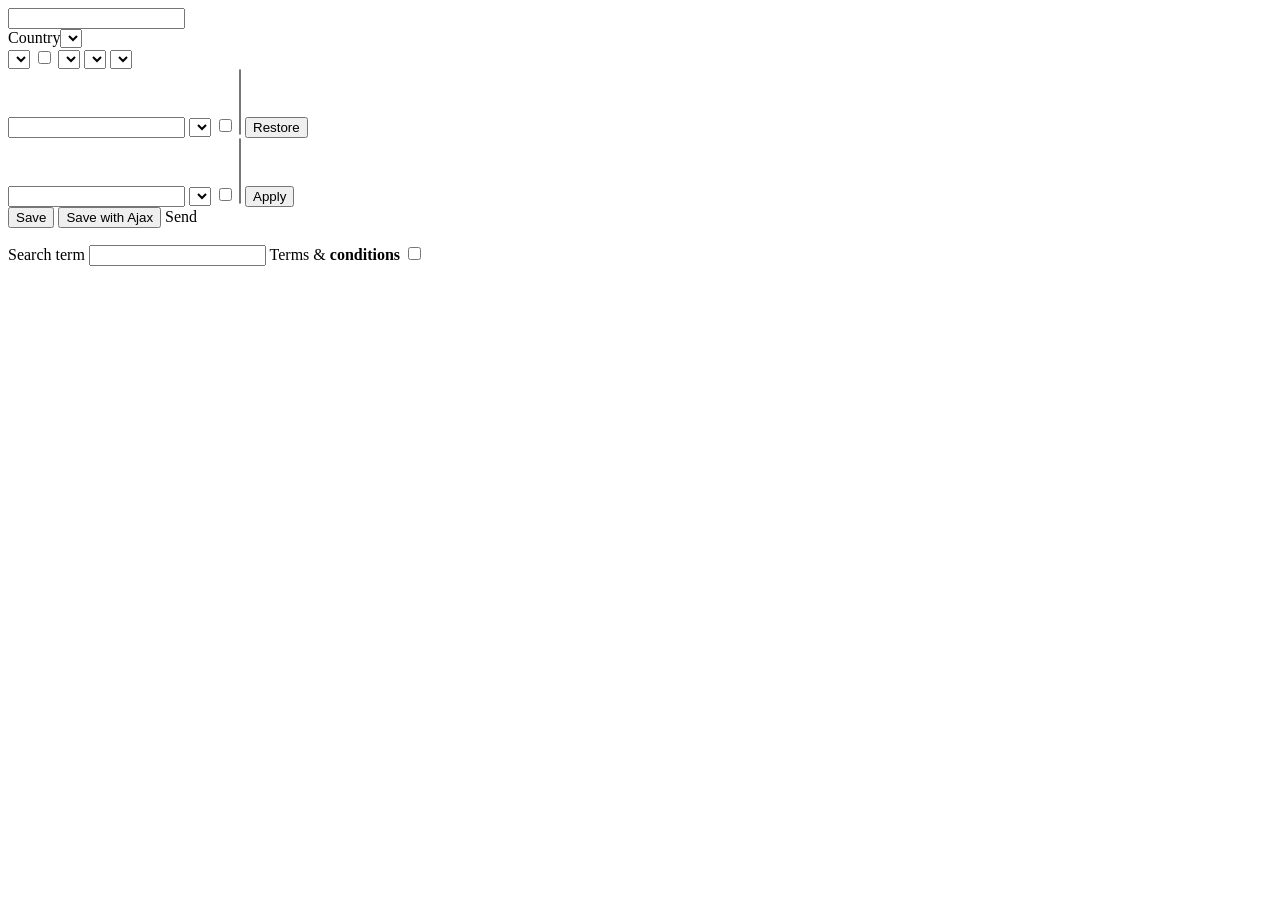
<file: src/test/resources/dev/jbaby/wicket/testkit/fixtures/OrderFormPage.html>
<!DOCTYPE html>
<html xmlns:wicket="http://wicket.apache.org">
<body>
<form wicket:id="order">
    <input type="text" wicket:id="customer">
    <div wicket:id="details"><label wicket:for="country">Country</label><select wicket:id="country"></select></div>
    <select wicket:id="speed"></select>
    <input type="checkbox" wicket:id="giftWrap">
    <span wicket:id="extras"></span>
    <select wicket:id="quantity"></select>
    <select wicket:id="slot"></select>
    <select wicket:id="reorder"></select>
    <div wicket:id="archived">
        <input type="text" wicket:id="note"> <select wicket:id="region"></select>
        <input type="checkbox" wicket:id="insured"> <select multiple wicket:id="services"></select>
        <input type="submit" wicket:id="restore" value="Restore">
    </div>
    <div wicket:id="extra">
        <input type="text" wicket:id="coupon"> <select wicket:id="gift"></select>
        <input type="checkbox" wicket:id="fragile"> <select multiple wicket:id="addons"></select>
        <input type="submit" wicket:id="apply" value="Apply">
    </div>
    <input type="submit" wicket:id="save" value="Save">
    <input type="submit" wicket:id="saveAjax" value="Save with Ajax">
    <a wicket:id="send">Send</a>
</form>
<p wicket:id="result"></p>
<p wicket:id="shipping"></p>
<form wicket:id="search">
    <label wicket:for="query"><wicket:label>
        Search
        term
    </wicket:label></label>
    <input type="text" wicket:id="query">
    <label wicket:for="terms"><wicket:label>Terms &amp; <b>conditions</b></wicket:label></label>
    <input type="checkbox" wicket:id="terms">
</form>
<form wicket:id="hidden"></form>
</body>
</html>
</file>
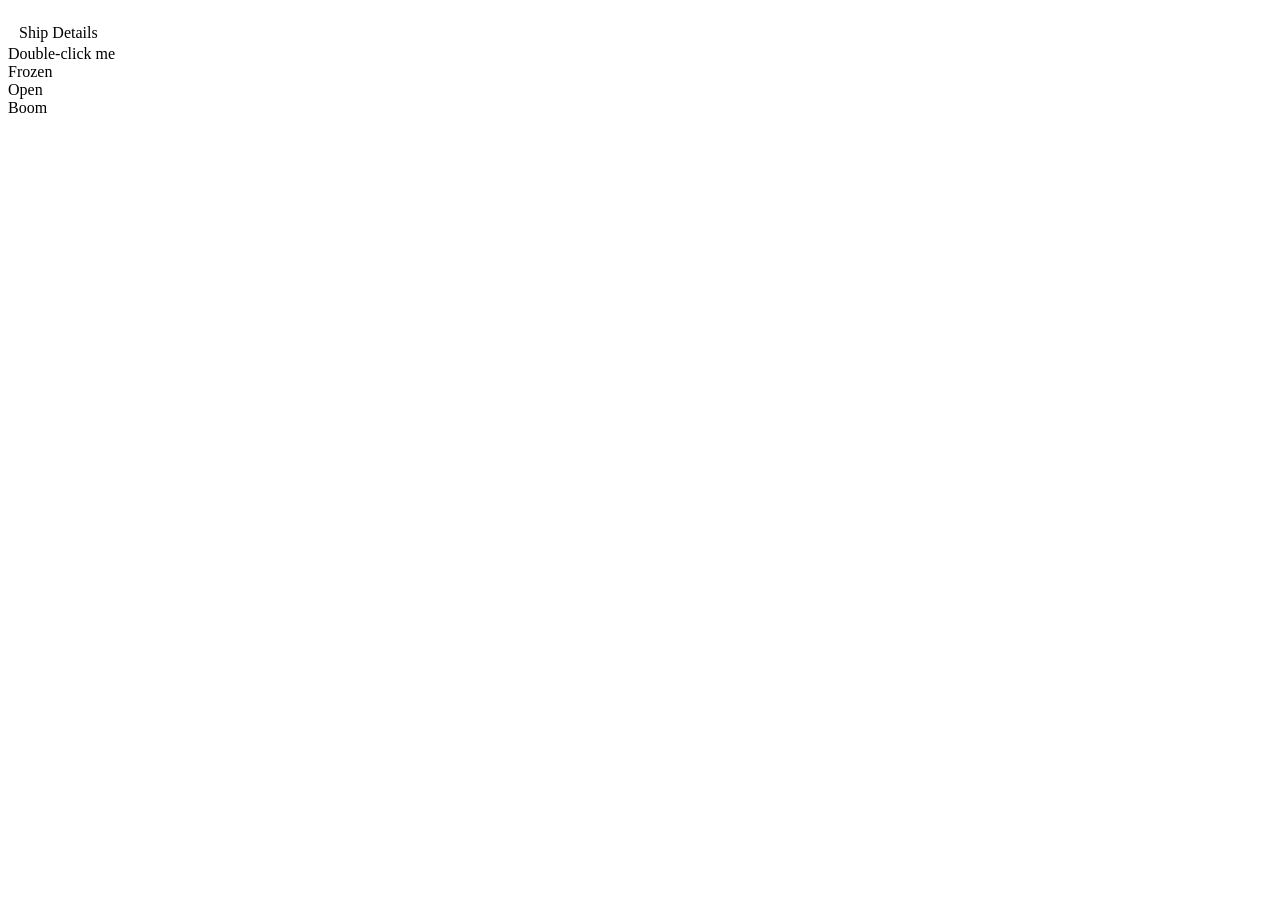
<file: src/test/resources/dev/jbaby/wicket/testkit/fixtures/OrdersPage.html>
<!DOCTYPE html>
<html xmlns:wicket="http://wicket.apache.org">
<body>
<h1 wicket:id="title"></h1>
<div wicket:id="feedback"></div>
<table>
    <tr wicket:id="orders">
        <td wicket:id="customer"></td>
        <td wicket:id="status"></td>
        <td><a wicket:id="ship">Ship</a> <a wicket:id="details">Details</a></td>
    </tr>
</table>
<span wicket:id="bumps"></span>
<div wicket:id="bump">Double-click me</div>
<a wicket:id="frozen">Frozen</a>
<div wicket:id="vault"><span wicket:id="secret"></span> <a wicket:id="open">Open</a> <div wicket:id="vaultFeedback"></div></div>
<a wicket:id="boom">Boom</a>
</body>
</html>
</file>
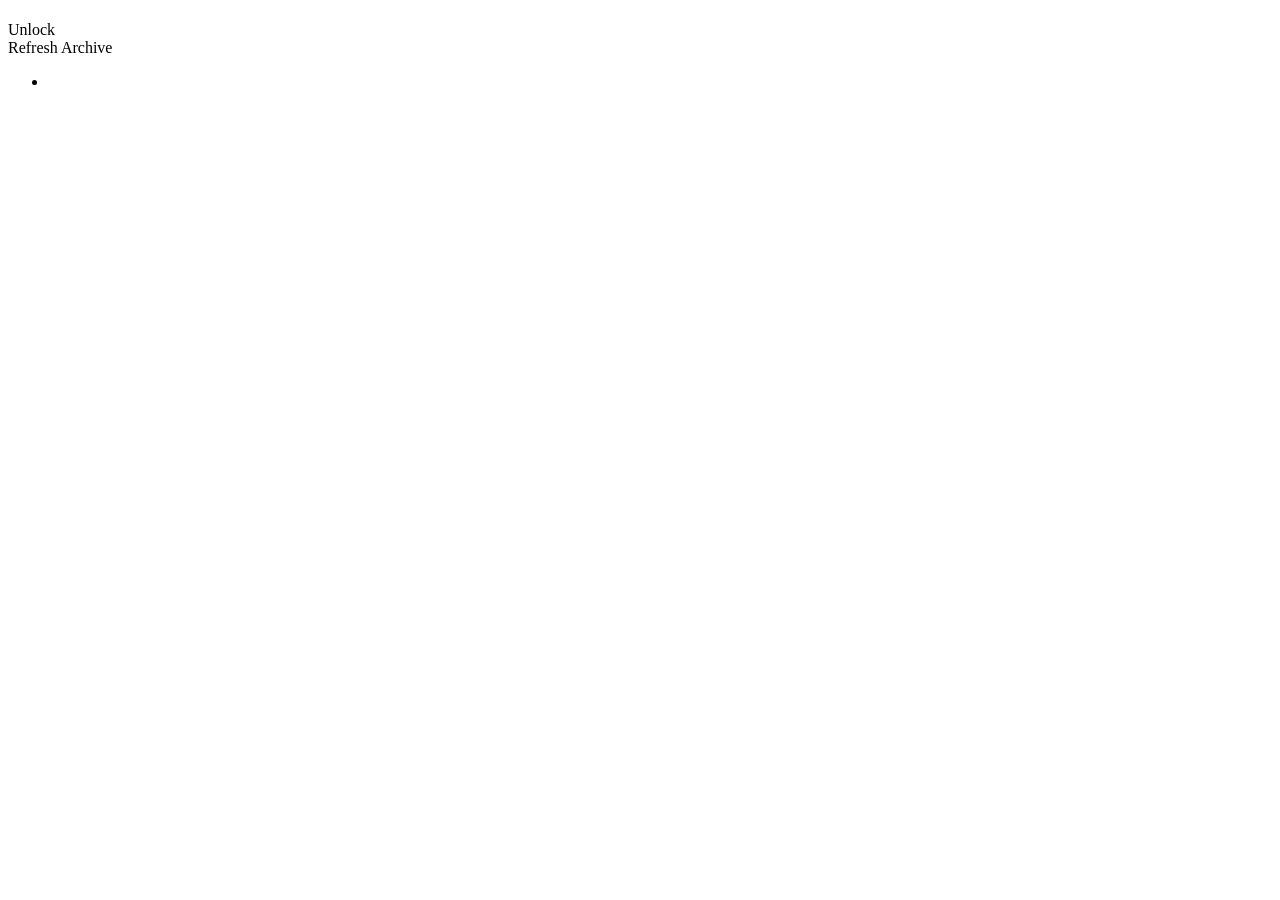
<file: src/test/resources/dev/jbaby/wicket/testkit/fixtures/ShopPage.html>
<!DOCTYPE html>
<html xmlns:wicket="http://wicket.apache.org">
<body>
<h1 wicket:id="title"></h1>
<h2 wicket:id="headline"></h2>
<p wicket:id="note"></p>
<div wicket:id="closed"><span wicket:id="reason"></span></div>
<div wicket:id="locked"><span wicket:id="hint"></span> <a wicket:id="unlock">Unlock</a></div>
<a wicket:id="refresh">Refresh</a>
<a wicket:id="archive">Archive</a>
<div wicket:id="user"></div>
<ul>
    <li wicket:id="orders"><span wicket:id="customer"></span> <span wicket:id="number"></span></li>
</ul>
<table>
    <tr wicket:id="table"><td wicket:id="customer"></td></tr>
</table>
</body>
</html>
</file>
<file: site/site.css>
/* Shared by all pages of the wicket-testkit site: color tokens (light and dark), base type, header, inline
   code, tables, code blocks, the viewfinder brackets and the footer. Page-specific styles live in each page. */
:root {
  --paper: #F4F5F1;
  --surface: #FFFFFF;
  --ink: #14181F;
  --ink-2: #485060;
  --ink-3: #6A7280;
  --rule: #D9DCD4;
  --hit: #0E9F6E;
  --hit-ink: #04261A;
  --hit-soft: #D7F3E6;
  --miss: #CF3A44;
  --miss-soft: #FBE2E3;
  --code-bg: #12161D;
  --code-fg: #DDE3EA;
  --code-dim: #7F8896;
  --code-key: #9CC4FF;
  --code-str: #B6E3C4;
  --code-ann: #F2C97D;
  --code-rule: #232A35;

  --display: "Archivo", "Arial Narrow", "Helvetica Neue", Arial, sans-serif;
  --body: "Atkinson Hyperlegible Next", "Segoe UI", system-ui, -apple-system, sans-serif;
  --mono: "IBM Plex Mono", ui-monospace, "SFMono-Regular", Menlo, Consolas, monospace;

  --step--1: 0.875rem;
  --step-0: 1.0625rem;
  --step-1: 1.3125rem;
  --step-2: 1.75rem;
  --step-3: clamp(2rem, 1.4rem + 2.4vw, 2.75rem);
  --step-4: clamp(2.5rem, 1.5rem + 4.4vw, 4.6rem);

  --measure: 66ch;
  --wide: 76rem;
  --radius: 6px;
  color-scheme: light;
}
@media (prefers-color-scheme: dark) {
  :root:not([data-theme="light"]) {
    --paper: #0E1116;
    --surface: #151A22;
    --ink: #E8ECF1;
    --ink-2: #A5AEBB;
    --ink-3: #7F8896;
    --rule: #252C37;
    --hit: #3DDC97;
    --hit-ink: #04261A;
    --hit-soft: #123A2A;
    --miss: #FF6B72;
    --miss-soft: #3B1B1E;
    --code-bg: #0A0D12;
    --code-rule: #1E2530;
    color-scheme: dark;
  }
}
:root[data-theme="dark"] {
  --paper: #0E1116;
  --surface: #151A22;
  --ink: #E8ECF1;
  --ink-2: #A5AEBB;
  --ink-3: #7F8896;
  --rule: #252C37;
  --hit: #3DDC97;
  --hit-ink: #04261A;
  --hit-soft: #123A2A;
  --miss: #FF6B72;
  --miss-soft: #3B1B1E;
  --code-bg: #0A0D12;
  --code-rule: #1E2530;
  color-scheme: dark;
}

*, *::before, *::after { box-sizing: border-box; }
html { -webkit-text-size-adjust: 100%; scroll-behavior: smooth; }
@media (prefers-reduced-motion: reduce) { html { scroll-behavior: auto; } }
body {
  margin: 0;
  background: var(--paper);
  color: var(--ink);
  font-family: var(--body);
  font-size: var(--step-0);
  line-height: 1.6;
  padding-inline: max(16px, env(safe-area-inset-left, 0px));
}
img, svg { max-width: 100%; }
[hidden] { display: none !important; }
a { color: inherit; text-decoration-thickness: 1px; text-underline-offset: 3px; }
a:hover { text-decoration-color: var(--hit); text-decoration-thickness: 2px; }
:focus-visible { outline: 3px solid var(--hit); outline-offset: 2px; border-radius: 2px; }
h1, h2, h3 { font-family: var(--display); text-wrap: balance; margin: 0; line-height: 1.08; }
p { margin: 0; }
code, pre, kbd { font-family: var(--mono); }
.wrap { max-width: var(--wide); margin-inline: auto; }

/* ---------- the viewfinder: corner brackets around what a locator finds; the site's one device ---------- */
.target {
  --corner: 0.32em;
  --stroke: 0.09em;
  position: relative;
  padding: 0.02em 0.16em;
  margin-inline: 0.04em;
  background:
    linear-gradient(var(--hit), var(--hit)) top left / var(--corner) var(--stroke),
    linear-gradient(var(--hit), var(--hit)) top left / var(--stroke) var(--corner),
    linear-gradient(var(--hit), var(--hit)) top right / var(--corner) var(--stroke),
    linear-gradient(var(--hit), var(--hit)) top right / var(--stroke) var(--corner),
    linear-gradient(var(--hit), var(--hit)) bottom left / var(--corner) var(--stroke),
    linear-gradient(var(--hit), var(--hit)) bottom left / var(--stroke) var(--corner),
    linear-gradient(var(--hit), var(--hit)) bottom right / var(--corner) var(--stroke),
    linear-gradient(var(--hit), var(--hit)) bottom right / var(--stroke) var(--corner);
  background-repeat: no-repeat;
  white-space: nowrap;
}

/* ---------- header ---------- */
.top {
  position: sticky;
  top: env(safe-area-inset-top, 0px);
  z-index: 10;
  background: color-mix(in srgb, var(--paper) 88%, transparent);
  backdrop-filter: blur(8px);
  -webkit-backdrop-filter: blur(8px);
  border-bottom: 1px solid var(--rule);
  margin-inline: calc(-1 * max(16px, env(safe-area-inset-left, 0px)));
  padding-inline: max(16px, env(safe-area-inset-left, 0px));
}
.top .wrap { display: flex; align-items: center; gap: 1.5rem; padding-block: 0.8rem; }
.mark {
  font-family: var(--display);
  font-weight: 800;
  font-stretch: 110%;
  font-size: 1.2rem;
  letter-spacing: -0.01em;
  text-decoration: none;
  display: inline-flex;
  align-items: center;
  gap: 0.5rem;
  white-space: nowrap;
}
.mark svg { width: 1.35rem; height: 1.35rem; flex: none; }
.mark .dim { color: var(--ink-3); font-weight: 600; }
.nav { display: flex; gap: 1.25rem; margin-left: auto; align-items: center; font-size: var(--step--1); }
.nav a { text-decoration: none; color: var(--ink-2); }
.nav a:hover { color: var(--ink); }
.nav a[aria-current="page"] { color: var(--ink); font-weight: 600; }
.nav .gh { color: var(--ink); font-weight: 600; display: inline-flex; gap: 0.4rem; align-items: center; }
.nav .gh svg { width: 1.05rem; height: 1.05rem; }
.theme-btn {
  background: none;
  border: 1px solid var(--rule);
  color: var(--ink-2);
  border-radius: 999px;
  font: 500 0.75rem/1 var(--mono);
  padding: 0.45rem 0.7rem;
  cursor: pointer;
  white-space: nowrap;
}
.theme-btn:hover { color: var(--ink); border-color: var(--ink-3); }
@media (max-width: 760px) { .nav .sec { display: none; } }
@media (max-width: 480px) {
  .nav { gap: 0.9rem; }
  .theme-btn .lbl, .nav .gh .t { position: absolute; width: 1px; height: 1px; overflow: hidden; clip: rect(0 0 0 0); white-space: nowrap; }
}

.eyebrow {
  font: 600 0.78rem/1.3 var(--mono);
  letter-spacing: 0.08em;
  text-transform: uppercase;
  color: var(--ink-3);
}

/* ---------- inline code ---------- */
p code, li code, td code, dd code, h2 code, h3 code, figcaption code {
  font-size: 0.86em;
  background: var(--surface);
  border: 1px solid var(--rule);
  border-radius: 4px;
  padding: 0.05em 0.35em;
  white-space: nowrap;
}
h2 code, h3 code { font-size: 0.8em; border: 0; background: none; padding: 0; }
/* On phones, long inline code wraps instead of overflowing. */
@media (max-width: 600px) {
  p code, li code, td code, dd code {
    white-space: normal;
    overflow-wrap: anywhere;
    -webkit-box-decoration-break: clone;
    box-decoration-break: clone;
  }
}

/* ---------- tables ---------- */
.table-wrap { overflow-x: auto; margin-top: 1.5rem; border: 1px solid var(--rule); border-radius: var(--radius); background: var(--surface); }
table { border-collapse: collapse; width: 100%; min-width: 36rem; font-size: 0.95rem; }
th, td { text-align: left; padding: 0.7rem 1rem; border-bottom: 1px solid var(--rule); vertical-align: top; }
tr:last-child td { border-bottom: 0; }
th { font: 600 0.74rem/1.3 var(--mono); letter-spacing: 0.06em; text-transform: uppercase; color: var(--ink-3); background: var(--paper); }
td code { white-space: nowrap; }

/* ---------- code blocks ---------- */
.code {
  background: var(--code-bg);
  color: var(--code-fg);
  border-radius: var(--radius);
  min-width: 0;
  overflow: hidden;
  margin-top: 1.25rem;
}
.code .bar {
  display: flex;
  align-items: center;
  gap: 0.75rem;
  padding: 0.5rem 0.6rem 0.5rem 1rem;
  border-bottom: 1px solid var(--code-rule);
  font: 500 0.75rem/1.2 var(--mono);
  color: var(--code-dim);
}
.code .bar .name { overflow: hidden; text-overflow: ellipsis; white-space: nowrap; }
.code .copy {
  margin-left: auto;
  background: none;
  border: 1px solid var(--code-rule);
  color: var(--code-dim);
  border-radius: 4px;
  font: inherit;
  padding: 0.3rem 0.55rem;
  cursor: pointer;
}
.code .copy:hover { color: var(--code-fg); border-color: var(--code-dim); }
.code pre {
  margin: 0;
  padding: 1rem 1.1rem 1.1rem;
  overflow-x: auto;
  font-size: 0.85rem;
  line-height: 1.6;
  tab-size: 4;
}
.code pre code { font-size: inherit; }
.code .k { color: var(--code-key); }
.code .s { color: var(--code-str); }
.code .c { color: var(--code-dim); font-style: italic; }
.code .a { color: var(--code-ann); }
.code .bad { color: #FF8A8F; }
.code .good { color: #4FE0A5; }

/* A failure message, as a test runner prints it. */
.message {
  background: var(--code-bg);
  color: var(--code-fg);
  border-radius: var(--radius);
  border-left: 4px solid var(--miss);
  overflow: hidden;
}
.message pre { margin: 0; padding: 1rem 1.1rem; font-size: 0.82rem; line-height: 1.6; white-space: pre-wrap; overflow-wrap: anywhere; }
.message .em { color: #FFD08A; }
.message .ok { color: #7EE8B8; }

/* ---------- footer ---------- */
footer {
  border-top: 1px solid var(--rule);
  margin-top: clamp(3rem, 8vw, 5rem);
  padding-block: 2.5rem 3rem;
  color: var(--ink-3);
  font-size: var(--step--1);
}
footer .wrap { display: grid; gap: 1.25rem; grid-template-columns: repeat(auto-fit, minmax(14rem, 1fr)); }
footer h2 { font: 600 0.75rem/1.3 var(--mono); letter-spacing: 0.08em; text-transform: uppercase; color: var(--ink-2); margin-bottom: 0.6rem; }
footer ul { list-style: none; margin: 0; padding: 0; display: grid; gap: 0.35rem; }
footer p + p { margin-top: 0.5rem; }

/* Code inside a code block is never styled as inline code, wherever the block sits. */
pre code {
  background: none;
  border: 0;
  border-radius: 0;
  padding: 0;
  font-size: inherit;
  color: inherit;
  white-space: inherit;
  overflow-wrap: normal;
}
</file>
